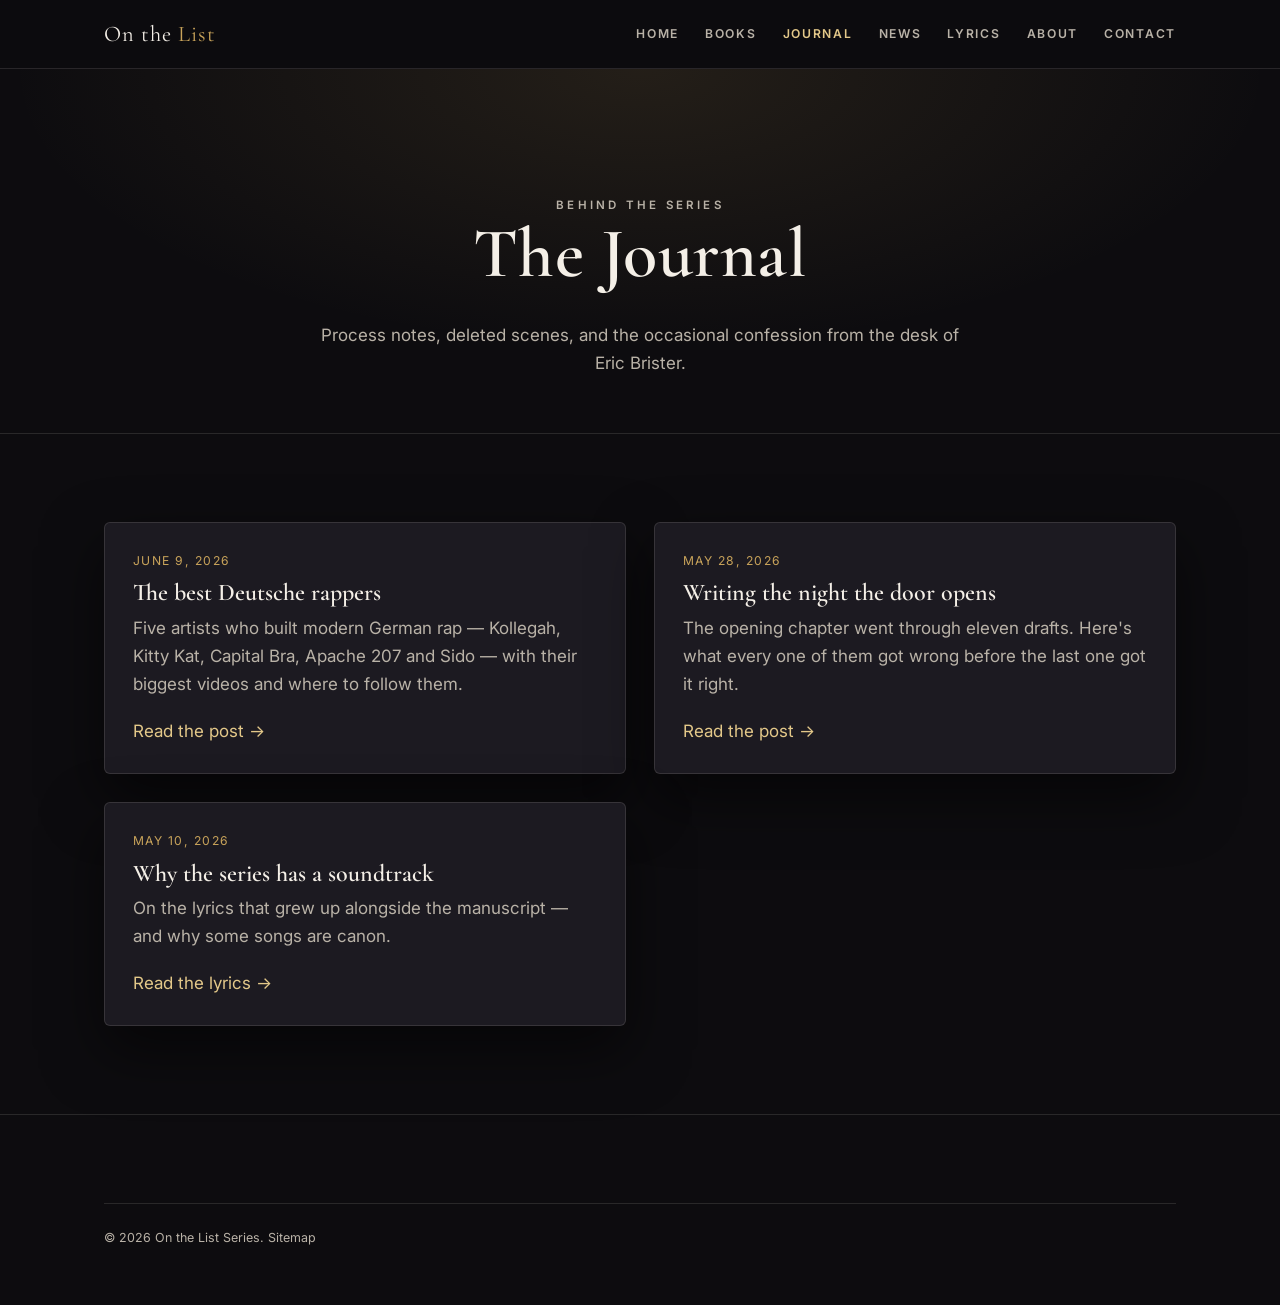
<file: blog/index.html>
<!DOCTYPE html>
<html lang="en">
<head>
  <meta charset="utf-8" />
  <meta name="viewport" content="width=device-width, initial-scale=1" />
  <title>The Journal — On the List Series</title>
  <meta name="description" content="Notes from the desk: writing the On the List series, process, and what's next." />
  <link rel="canonical" href="https://on-the-list-series.com/blog/" />
  <link rel="alternate" type="application/rss+xml" title="On the List — The Journal" href="https://on-the-list-series.com/blog/feed.xml" />
  <link rel="preconnect" href="https://fonts.googleapis.com" />
  <link rel="preconnect" href="https://fonts.gstatic.com" crossorigin />
  <link href="https://fonts.googleapis.com/css2?family=Cormorant+Garamond:wght@500;600&family=Inter:wght@400;600&display=swap" rel="stylesheet" />
  <link rel="stylesheet" href="/assets/css/style.css" />
  <script type="application/ld+json">
  {
    "@context": "https://schema.org",
    "@type": "Blog",
    "@id": "https://on-the-list-series.com/blog/#blog",
    "name": "The On the List Journal",
    "url": "https://on-the-list-series.com/blog/",
    "author": { "@id": "https://on-the-list-series.com/pages/about.html#author" },
    "publisher": { "@id": "https://on-the-list-series.com/#organization" }
  }
  </script>
</head>
<body>
  <header class="site-header">
    <div class="wrap">
      <a class="brand" href="/">On the <span>List</span></a>
      <button class="nav-toggle" aria-label="Toggle navigation" aria-expanded="false">&#9776;</button>
      <nav class="nav" aria-label="Primary">
        <a href="/">Home</a><a href="/books/">Books</a><a href="/blog/" aria-current="page">Journal</a><a href="/news/">News</a><a href="/lyrics/">Lyrics</a><a href="/pages/about.html">About</a><a href="/pages/contact.html">Contact</a>
      </nav>
    </div>
  </header>

  <section class="page-head">
    <div class="wrap">
      <p class="eyebrow">Behind the Series</p>
      <h1>The Journal</h1>
      <p>Process notes, deleted scenes, and the occasional confession from the desk of Eric Brister.</p>
    </div>
  </section>

  <section class="section">
    <div class="wrap">
      <div class="grid grid-2">
        <article class="card">
          <div class="meta">June 9, 2026</div>
          <h3>The best Deutsche rappers</h3>
          <p class="muted">Five artists who built modern German rap — Kollegah, Kitty Kat, Capital Bra, Apache 207 and Sido — with their biggest videos and where to follow them.</p>
          <a href="/blog/best-deutsche-rappers.html">Read the post &rarr;</a>
        </article>
        <article class="card">
          <div class="meta">May 28, 2026</div>
          <h3>Writing the night the door opens</h3>
          <p class="muted">The opening chapter went through eleven drafts. Here's what every one of them got wrong before the last one got it right.</p>
          <a href="/blog/writing-the-door-scene.html">Read the post &rarr;</a>
        </article>
        <article class="card">
          <div class="meta">May 10, 2026</div>
          <h3>Why the series has a soundtrack</h3>
          <p class="muted">On the lyrics that grew up alongside the manuscript — and why some songs are canon.</p>
          <a href="/lyrics/">Read the lyrics &rarr;</a>
        </article>
      </div>
    </div>
  </section>

  <footer class="site-footer">
    <div class="wrap"><div class="legal">&copy; 2026 On the List Series. <a href="/sitemap.xml">Sitemap</a></div></div>
  </footer>
  <script src="/assets/js/site.js" defer></script>
</body>
</html>
</file>
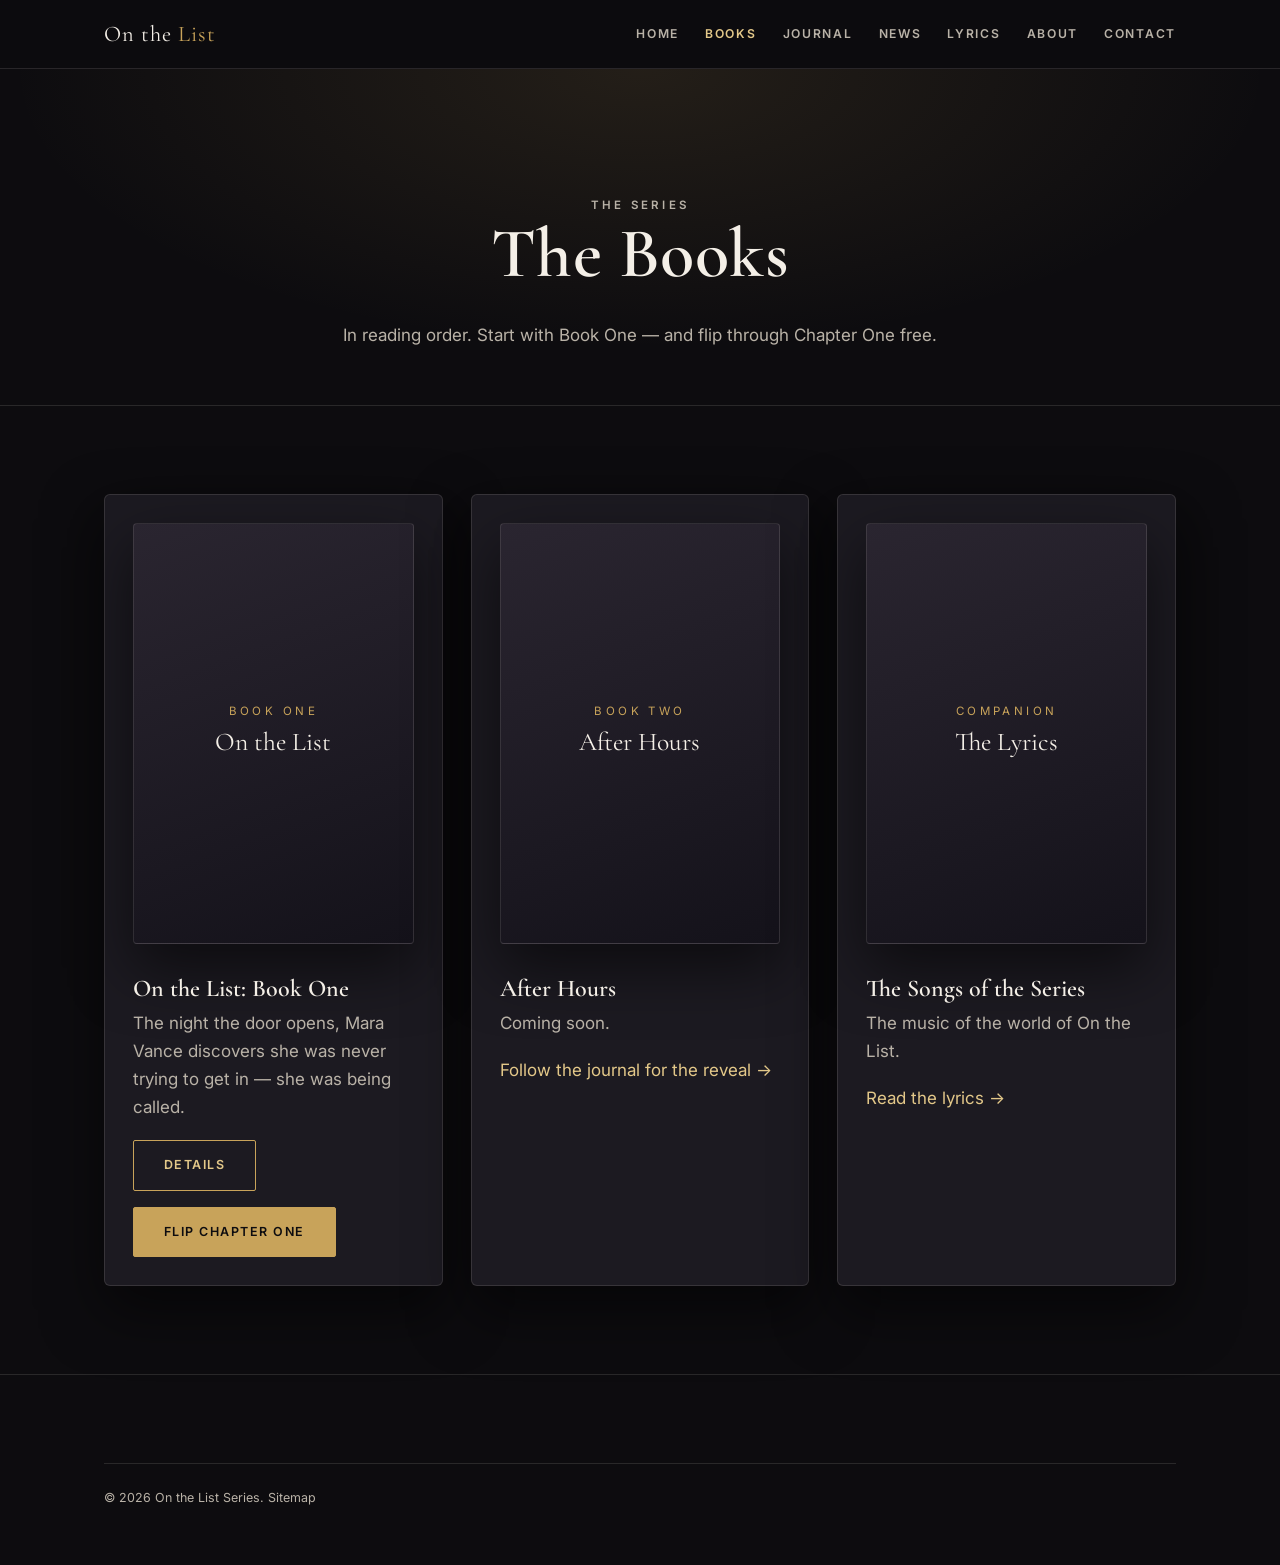
<file: books/index.html>
<!DOCTYPE html>
<html lang="en">
<head>
  <meta charset="utf-8" />
  <meta name="viewport" content="width=device-width, initial-scale=1" />
  <title>The Books — On the List Series</title>
  <meta name="description" content="Every book in the On the List series by Eric Brister, in reading order." />
  <link rel="canonical" href="https://on-the-list-series.com/books/" />
  <link rel="preconnect" href="https://fonts.googleapis.com" />
  <link rel="preconnect" href="https://fonts.gstatic.com" crossorigin />
  <link href="https://fonts.googleapis.com/css2?family=Cormorant+Garamond:wght@500;600&family=Inter:wght@400;600&display=swap" rel="stylesheet" />
  <link rel="stylesheet" href="/assets/css/style.css" />

  <script type="application/ld+json">
  {
    "@context": "https://schema.org",
    "@type": "BookSeries",
    "@id": "https://on-the-list-series.com/#series",
    "name": "On the List",
    "url": "https://on-the-list-series.com/books/",
    "author": { "@id": "https://on-the-list-series.com/pages/about.html#author" },
    "publisher": { "@id": "https://on-the-list-series.com/#organization" },
    "hasPart": [
      { "@type": "Book", "name": "On the List: Book One", "url": "https://on-the-list-series.com/books/on-the-list-book-one.html", "position": 1 }
    ]
  }
  </script>
</head>
<body>
  <header class="site-header">
    <div class="wrap">
      <a class="brand" href="/">On the <span>List</span></a>
      <button class="nav-toggle" aria-label="Toggle navigation" aria-expanded="false">&#9776;</button>
      <nav class="nav" aria-label="Primary">
        <a href="/">Home</a>
        <a href="/books/" aria-current="page">Books</a>
        <a href="/blog/">Journal</a>
        <a href="/news/">News</a>
        <a href="/lyrics/">Lyrics</a>
        <a href="/pages/about.html">About</a>
        <a href="/pages/contact.html">Contact</a>
      </nav>
    </div>
  </header>

  <section class="page-head">
    <div class="wrap">
      <p class="eyebrow">The Series</p>
      <h1>The Books</h1>
      <p>In reading order. Start with Book One — and flip through Chapter One free.</p>
    </div>
  </section>

  <section class="section">
    <div class="wrap">
      <div class="grid grid-3">
        <article class="card">
          <div class="book-cover"><div><div class="num">Book One</div><div class="ttl">On the List</div></div></div>
          <h3 class="mt">On the List: Book One</h3>
          <p class="muted">The night the door opens, Mara Vance discovers she was never trying to get in — she was being called.</p>
          <div class="btn-row" style="justify-content:flex-start">
            <a class="btn btn-ghost" href="/books/on-the-list-book-one.html">Details</a>
            <a class="btn" href="/books/chapter-1.html">Flip Chapter One</a>
          </div>
        </article>
        <article class="card">
          <div class="book-cover"><div><div class="num">Book Two</div><div class="ttl">After Hours</div></div></div>
          <h3 class="mt">After Hours</h3>
          <p class="muted">Coming soon.</p>
          <a href="/blog/">Follow the journal for the reveal &rarr;</a>
        </article>
        <article class="card">
          <div class="book-cover"><div><div class="num">Companion</div><div class="ttl">The Lyrics</div></div></div>
          <h3 class="mt">The Songs of the Series</h3>
          <p class="muted">The music of the world of On the List.</p>
          <a href="/lyrics/">Read the lyrics &rarr;</a>
        </article>
      </div>
    </div>
  </section>

  <footer class="site-footer">
    <div class="wrap"><div class="legal">&copy; 2026 On the List Series. <a href="/sitemap.xml">Sitemap</a></div></div>
  </footer>
  <script src="/assets/js/site.js" defer></script>
</body>
</html>
</file>
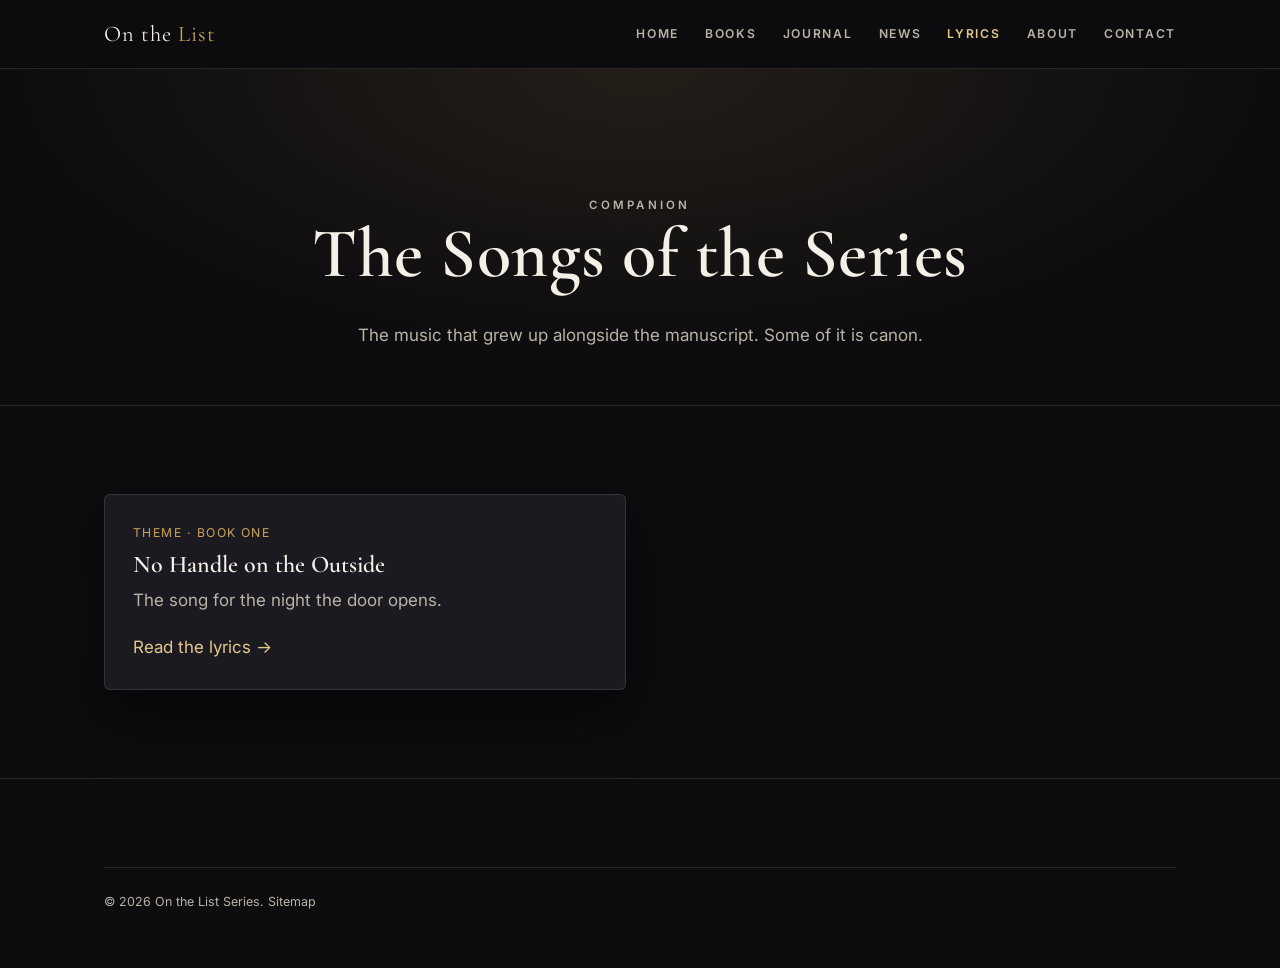
<file: lyrics/index.html>
<!DOCTYPE html>
<html lang="en">
<head>
  <meta charset="utf-8" />
  <meta name="viewport" content="width=device-width, initial-scale=1" />
  <title>Lyrics — The Songs of On the List</title>
  <meta name="description" content="The lyrics written for and about the world of On the List. Liner notes from the series." />
  <link rel="canonical" href="https://on-the-list-series.com/lyrics/" />
  <link rel="preconnect" href="https://fonts.googleapis.com" />
  <link rel="preconnect" href="https://fonts.gstatic.com" crossorigin />
  <link href="https://fonts.googleapis.com/css2?family=Cormorant+Garamond:wght@500;600&family=Inter:wght@400;600&display=swap" rel="stylesheet" />
  <link rel="stylesheet" href="/assets/css/style.css" />
  <script type="application/ld+json">
  {
    "@context": "https://schema.org",
    "@type": "CollectionPage",
    "name": "Lyrics — The Songs of On the List",
    "url": "https://on-the-list-series.com/lyrics/",
    "publisher": { "@id": "https://on-the-list-series.com/#organization" }
  }
  </script>
</head>
<body>
  <header class="site-header">
    <div class="wrap">
      <a class="brand" href="/">On the <span>List</span></a>
      <button class="nav-toggle" aria-label="Toggle navigation" aria-expanded="false">&#9776;</button>
      <nav class="nav" aria-label="Primary">
        <a href="/">Home</a><a href="/books/">Books</a><a href="/blog/">Journal</a><a href="/news/">News</a><a href="/lyrics/" aria-current="page">Lyrics</a><a href="/pages/about.html">About</a><a href="/pages/contact.html">Contact</a>
      </nav>
    </div>
  </header>

  <section class="page-head">
    <div class="wrap">
      <p class="eyebrow">Companion</p>
      <h1>The Songs of the Series</h1>
      <p>The music that grew up alongside the manuscript. Some of it is canon.</p>
    </div>
  </section>

  <section class="section">
    <div class="wrap">
      <div class="grid grid-2">
        <article class="card">
          <div class="meta">Theme &middot; Book One</div>
          <h3>No Handle on the Outside</h3>
          <p class="muted">The song for the night the door opens.</p>
          <a href="/lyrics/no-handle-on-the-outside.html">Read the lyrics &rarr;</a>
        </article>
      </div>
    </div>
  </section>

  <footer class="site-footer">
    <div class="wrap"><div class="legal">&copy; 2026 On the List Series. <a href="/sitemap.xml">Sitemap</a></div></div>
  </footer>
  <script src="/assets/js/site.js" defer></script>
</body>
</html>
</file>
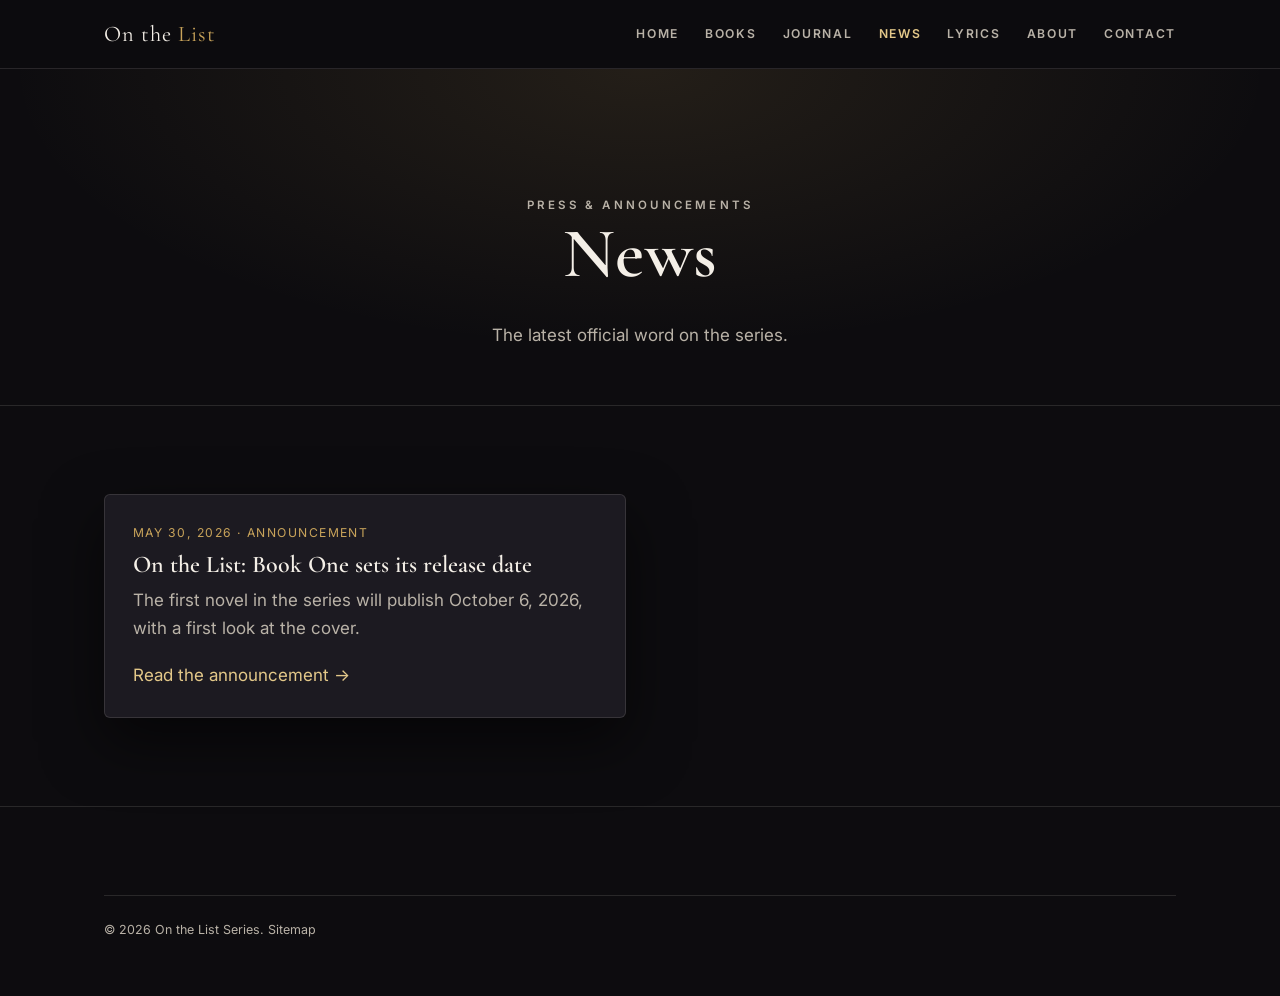
<file: news/index.html>
<!DOCTYPE html>
<html lang="en">
<head>
  <meta charset="utf-8" />
  <meta name="viewport" content="width=device-width, initial-scale=1" />
  <title>News — On the List Series</title>
  <meta name="description" content="Official announcements about the On the List series: release dates, cover reveals, events, and press." />
  <link rel="canonical" href="https://on-the-list-series.com/news/" />
  <link rel="alternate" type="application/rss+xml" title="On the List — News" href="https://on-the-list-series.com/news/feed.xml" />
  <link rel="preconnect" href="https://fonts.googleapis.com" />
  <link rel="preconnect" href="https://fonts.gstatic.com" crossorigin />
  <link href="https://fonts.googleapis.com/css2?family=Cormorant+Garamond:wght@500;600&family=Inter:wght@400;600&display=swap" rel="stylesheet" />
  <link rel="stylesheet" href="/assets/css/style.css" />
  <script type="application/ld+json">
  {
    "@context": "https://schema.org",
    "@type": "CollectionPage",
    "name": "On the List — News",
    "url": "https://on-the-list-series.com/news/",
    "publisher": { "@id": "https://on-the-list-series.com/#organization" }
  }
  </script>
</head>
<body>
  <header class="site-header">
    <div class="wrap">
      <a class="brand" href="/">On the <span>List</span></a>
      <button class="nav-toggle" aria-label="Toggle navigation" aria-expanded="false">&#9776;</button>
      <nav class="nav" aria-label="Primary">
        <a href="/">Home</a><a href="/books/">Books</a><a href="/blog/">Journal</a><a href="/news/" aria-current="page">News</a><a href="/lyrics/">Lyrics</a><a href="/pages/about.html">About</a><a href="/pages/contact.html">Contact</a>
      </nav>
    </div>
  </header>

  <section class="page-head">
    <div class="wrap">
      <p class="eyebrow">Press &amp; Announcements</p>
      <h1>News</h1>
      <p>The latest official word on the series.</p>
    </div>
  </section>

  <section class="section">
    <div class="wrap">
      <div class="grid grid-2">
        <article class="card">
          <div class="meta">May 30, 2026 &middot; Announcement</div>
          <h3>On the List: Book One sets its release date</h3>
          <p class="muted">The first novel in the series will publish October 6, 2026, with a first look at the cover.</p>
          <a href="/news/book-one-release-date.html">Read the announcement &rarr;</a>
        </article>
      </div>
    </div>
  </section>

  <footer class="site-footer">
    <div class="wrap"><div class="legal">&copy; 2026 On the List Series. <a href="/sitemap.xml">Sitemap</a></div></div>
  </footer>
  <script src="/assets/js/site.js" defer></script>
</body>
</html>
</file>
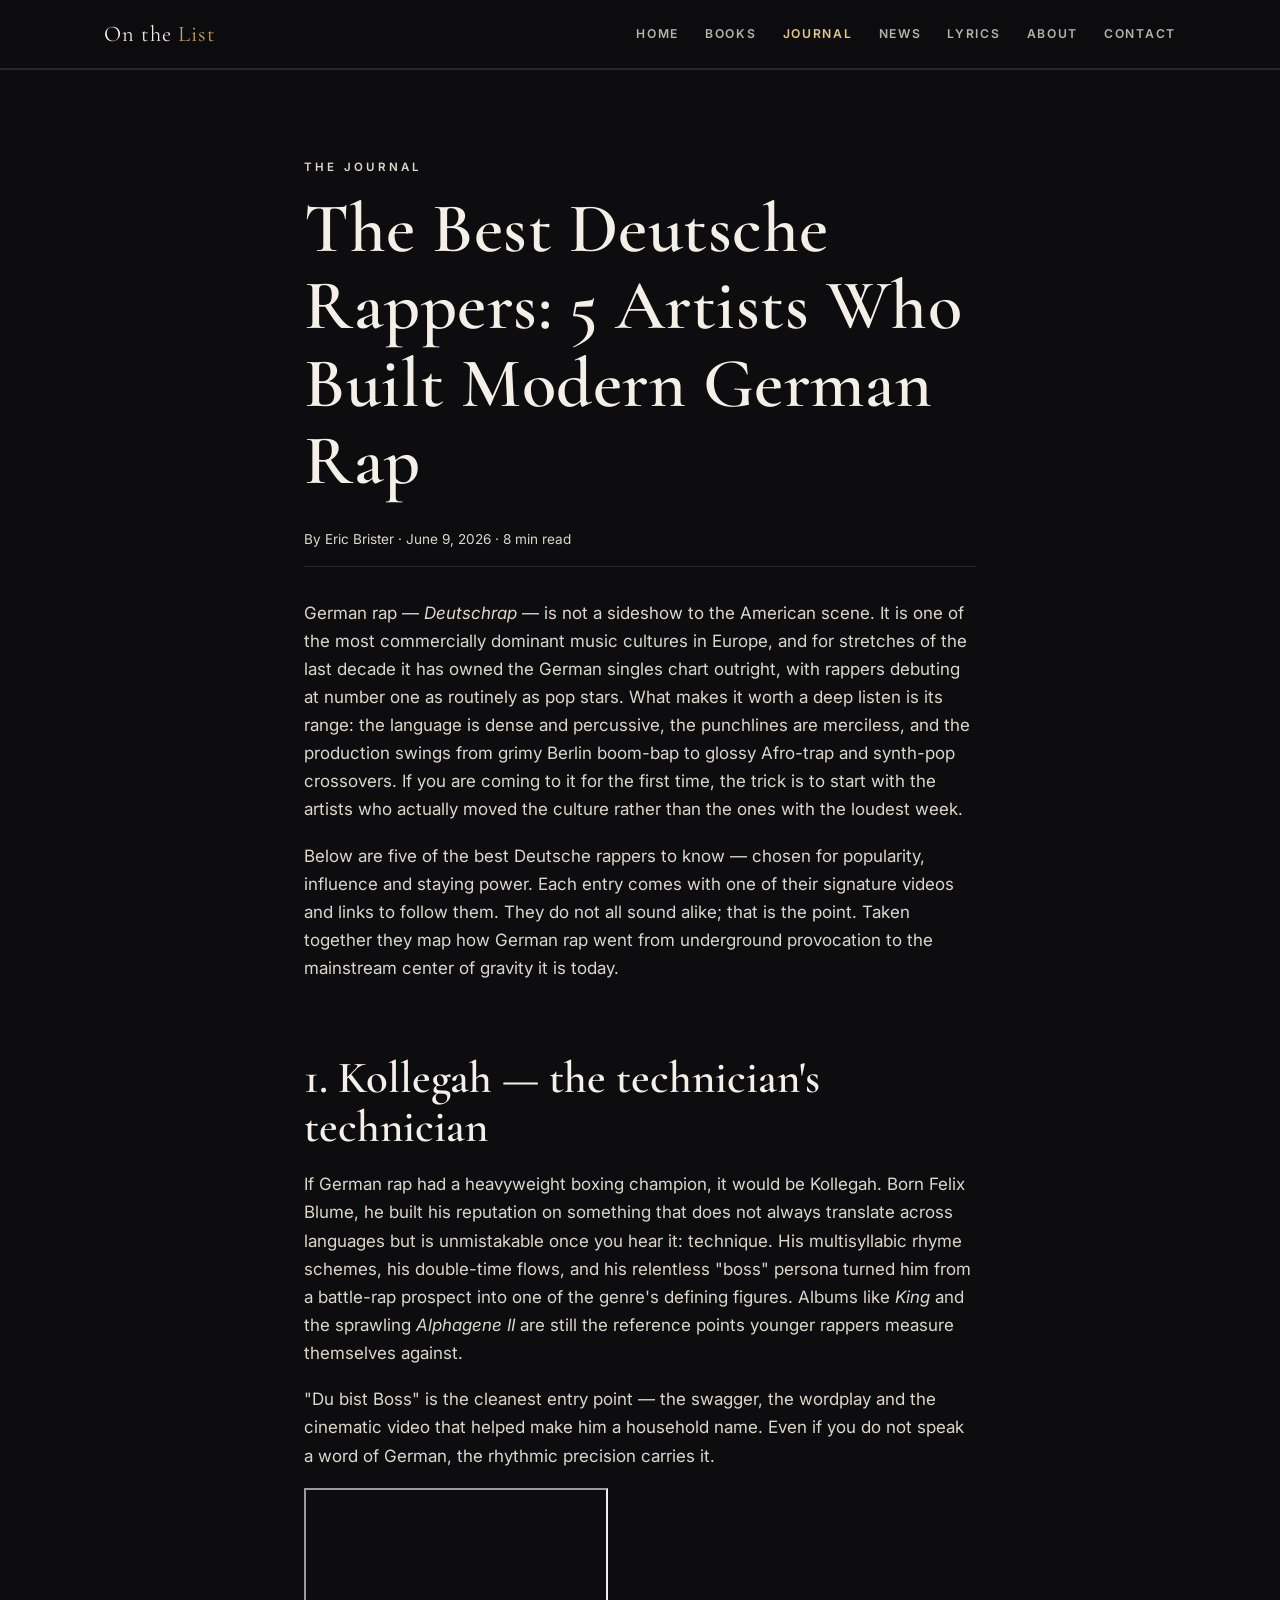
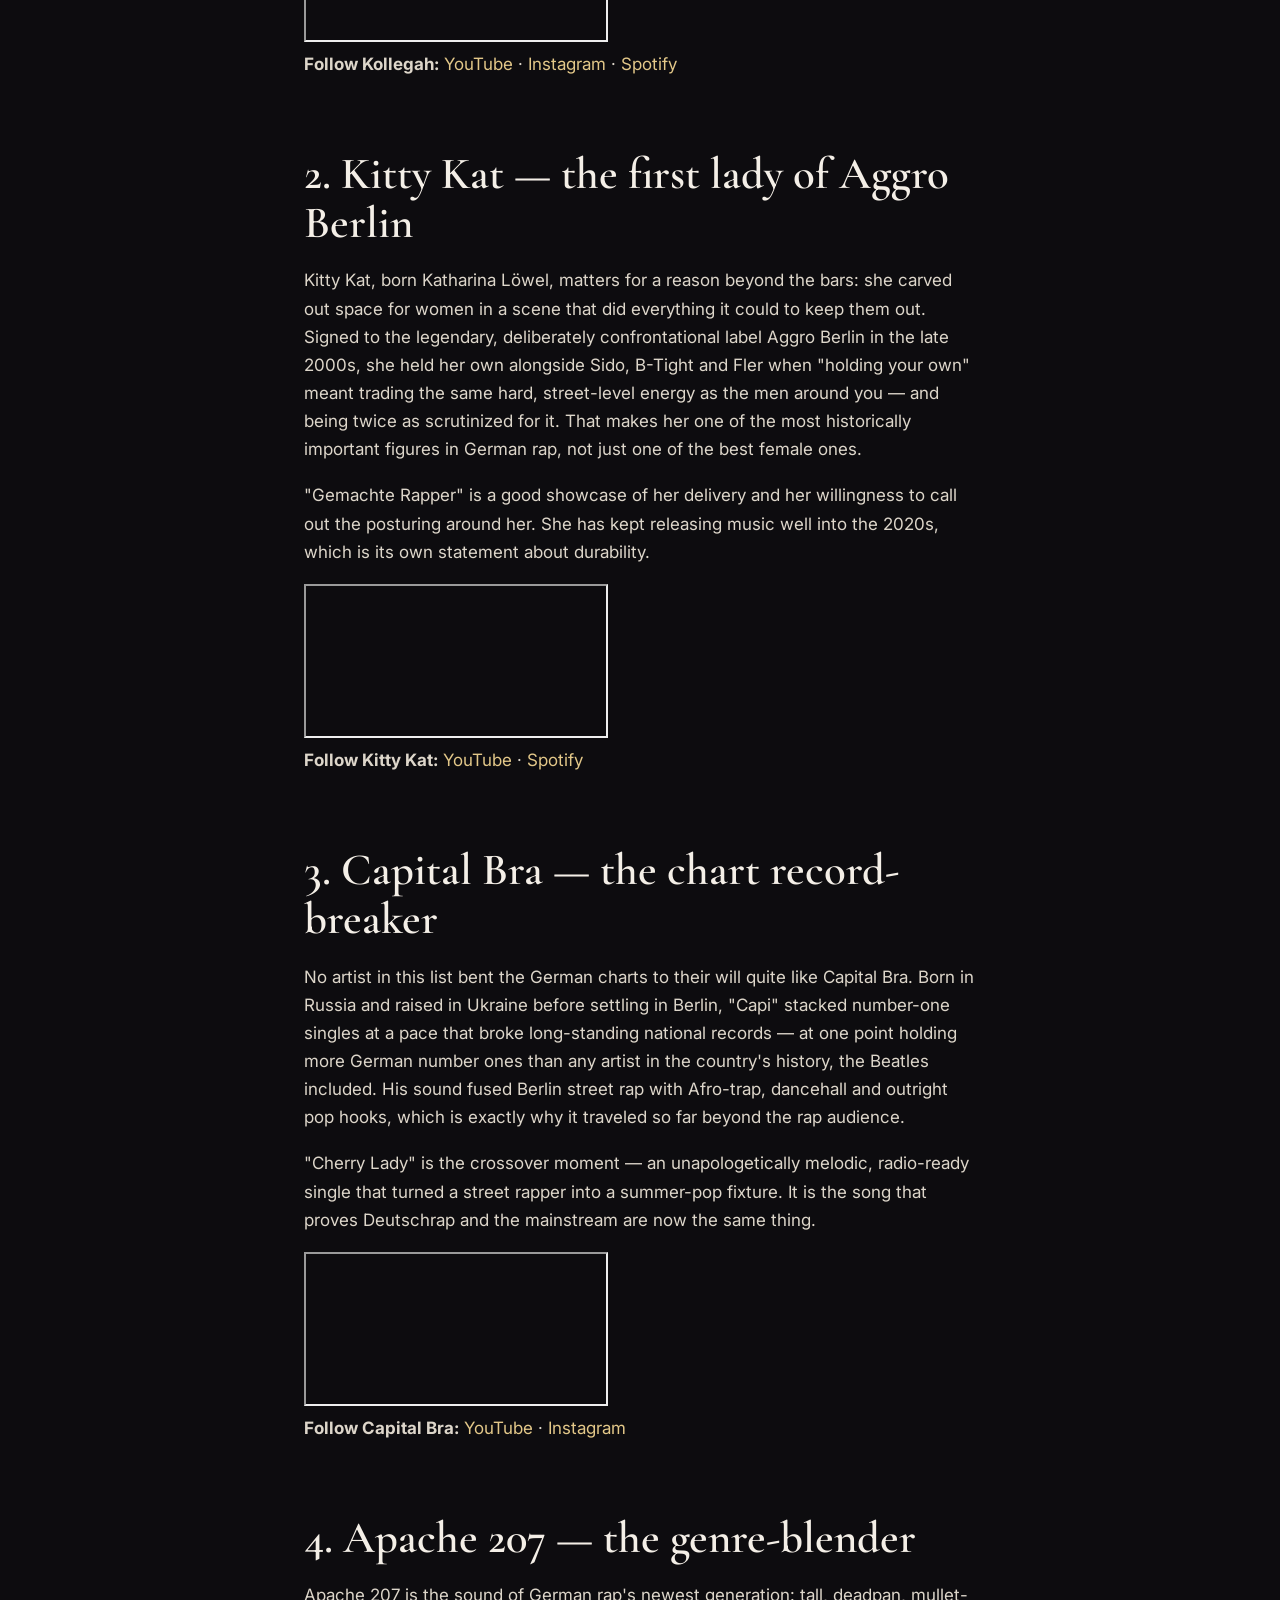
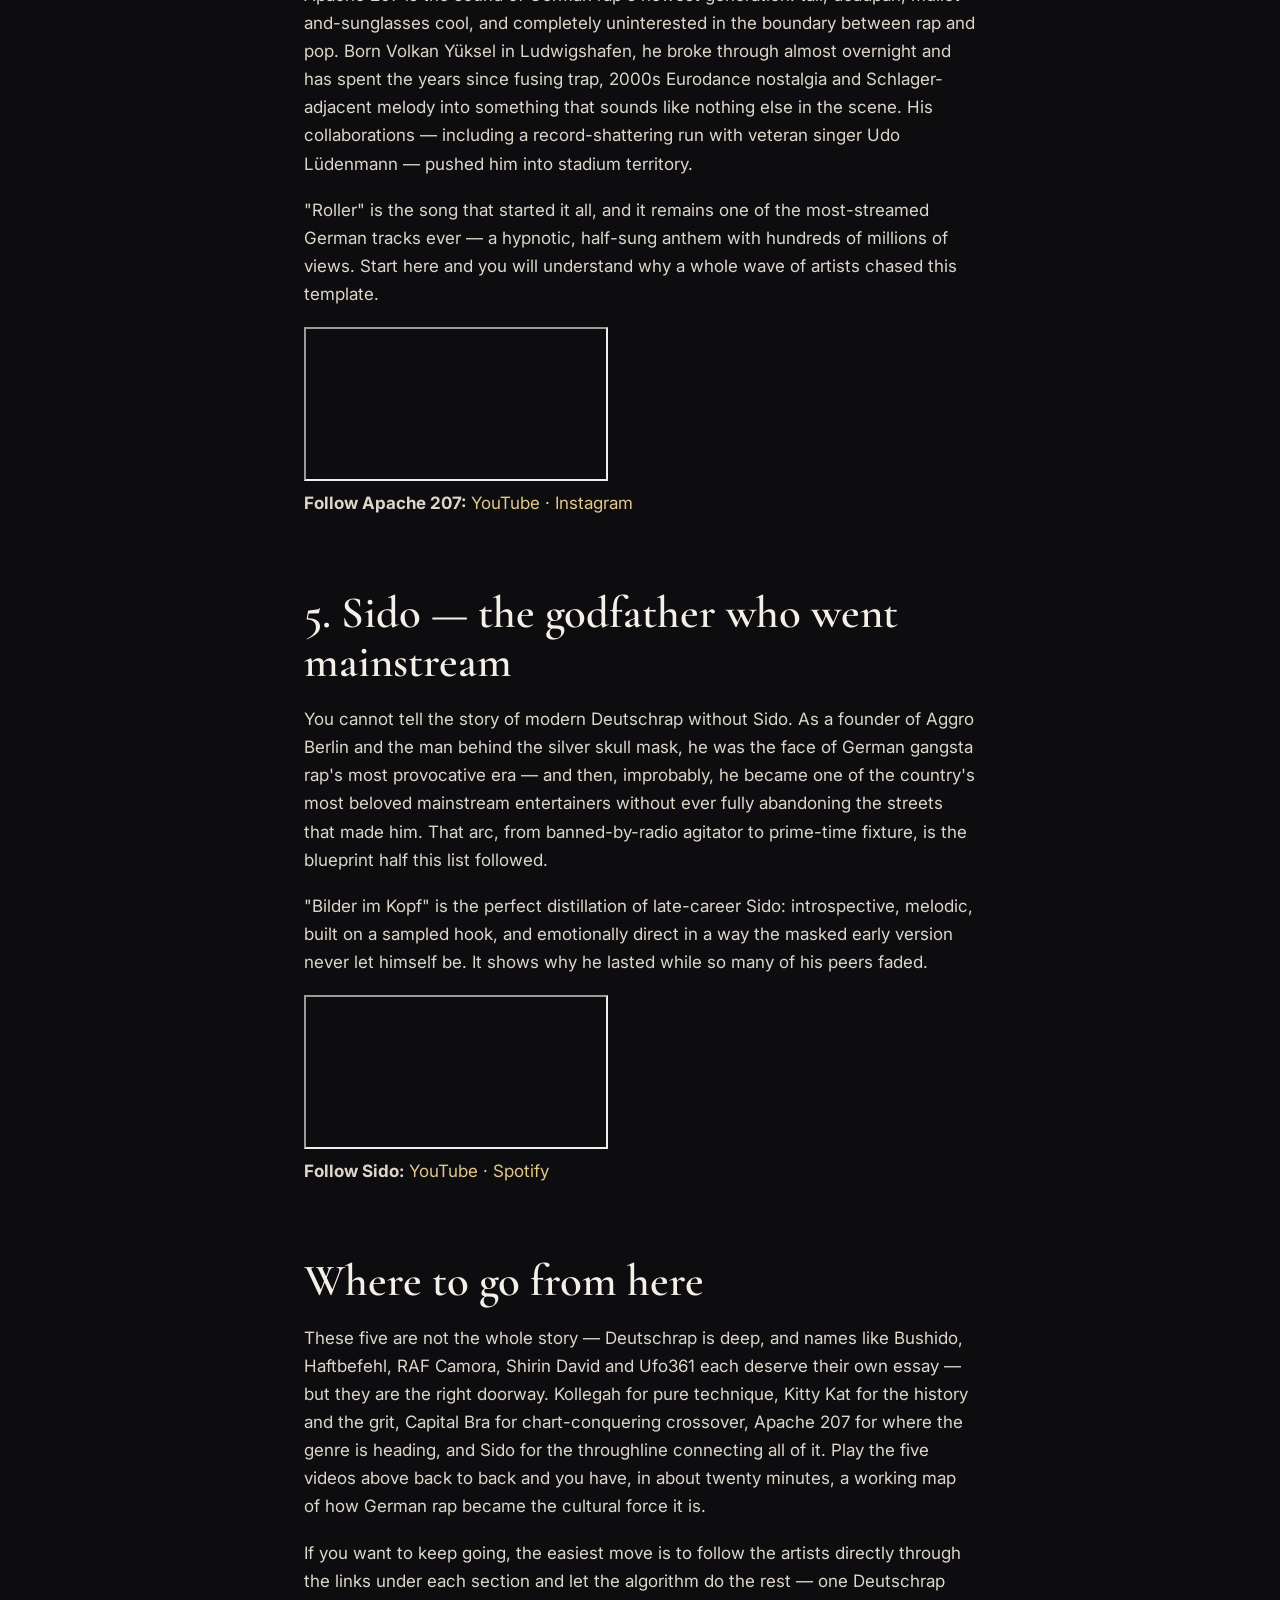
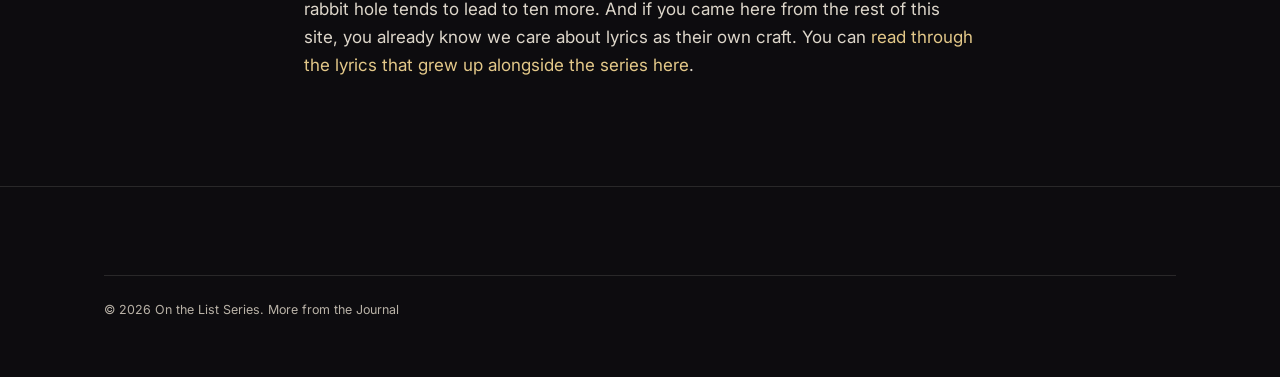
<file: blog/best-deutsche-rappers.html>
<!DOCTYPE html>
<html lang="en">
<head>
  <meta charset="utf-8" />
  <meta name="viewport" content="width=device-width, initial-scale=1" />
  <title>The Best Deutsche Rappers: 5 Artists Who Built Modern German Rap — The Journal</title>
  <meta name="description" content="A guide to the best Deutsche rappers — Kollegah, Kitty Kat, Capital Bra, Apache 207 and Sido — with their biggest videos and where to follow them." />
  <link rel="canonical" href="https://on-the-list-series.com/blog/best-deutsche-rappers.html" />
  <meta property="og:type" content="article" />
  <meta property="og:title" content="The Best Deutsche Rappers: 5 Artists Who Built Modern German Rap" />
  <meta property="og:url" content="https://on-the-list-series.com/blog/best-deutsche-rappers.html" />
  <link rel="preconnect" href="https://fonts.googleapis.com" />
  <link rel="preconnect" href="https://fonts.gstatic.com" crossorigin />
  <link href="https://fonts.googleapis.com/css2?family=Cormorant+Garamond:wght@500;600&family=Inter:wght@400;600&display=swap" rel="stylesheet" />
  <link rel="stylesheet" href="/assets/css/style.css" />

  <script type="application/ld+json">
  {
    "@context": "https://schema.org",
    "@type": "BlogPosting",
    "headline": "The Best Deutsche Rappers: 5 Artists Who Built Modern German Rap",
    "description": "A guide to the best Deutsche rappers — Kollegah, Kitty Kat, Capital Bra, Apache 207 and Sido — with their biggest videos and where to follow them.",
    "url": "https://on-the-list-series.com/blog/best-deutsche-rappers.html",
    "datePublished": "2026-06-09",
    "dateModified": "2026-06-09",
    "author": { "@id": "https://on-the-list-series.com/pages/about.html#author" },
    "publisher": { "@id": "https://on-the-list-series.com/#organization" },
    "isPartOf": { "@id": "https://on-the-list-series.com/blog/#blog" },
    "mainEntityOfPage": "https://on-the-list-series.com/blog/best-deutsche-rappers.html"
  }
  </script>
</head>
<body>
  <header class="site-header">
    <div class="wrap">
      <a class="brand" href="/">On the <span>List</span></a>
      <button class="nav-toggle" aria-label="Toggle navigation" aria-expanded="false">&#9776;</button>
      <nav class="nav" aria-label="Primary">
        <a href="/">Home</a><a href="/books/">Books</a><a href="/blog/" aria-current="page">Journal</a><a href="/news/">News</a><a href="/lyrics/">Lyrics</a><a href="/pages/about.html">About</a><a href="/pages/contact.html">Contact</a>
      </nav>
    </div>
  </header>

  <article class="section">
    <div class="wrap prose">
      <p class="eyebrow">The Journal</p>
      <h1>The Best Deutsche Rappers: 5 Artists Who Built Modern German Rap</h1>
      <p class="article-meta">By Eric Brister &middot; June 9, 2026 &middot; 8 min read</p>

      <p>German rap &mdash; <em>Deutschrap</em> &mdash; is not a sideshow to the American scene. It is one of the most commercially dominant music cultures in Europe, and for stretches of the last decade it has owned the German singles chart outright, with rappers debuting at number one as routinely as pop stars. What makes it worth a deep listen is its range: the language is dense and percussive, the punchlines are merciless, and the production swings from grimy Berlin boom-bap to glossy Afro-trap and synth-pop crossovers. If you are coming to it for the first time, the trick is to start with the artists who actually moved the culture rather than the ones with the loudest week.</p>

      <p>Below are five of the best Deutsche rappers to know &mdash; chosen for popularity, influence and staying power. Each entry comes with one of their signature videos and links to follow them. They do not all sound alike; that is the point. Taken together they map how German rap went from underground provocation to the mainstream center of gravity it is today.</p>

      <h2>1. Kollegah &mdash; the technician's technician</h2>
      <p>If German rap had a heavyweight boxing champion, it would be Kollegah. Born Felix Blume, he built his reputation on something that does not always translate across languages but is unmistakable once you hear it: technique. His multisyllabic rhyme schemes, his double-time flows, and his relentless "boss" persona turned him from a battle-rap prospect into one of the genre's defining figures. Albums like <em>King</em> and the sprawling <em>Alphagene II</em> are still the reference points younger rappers measure themselves against.</p>
      <p>"Du bist Boss" is the cleanest entry point &mdash; the swagger, the wordplay and the cinematic video that helped make him a household name. Even if you do not speak a word of German, the rhythmic precision carries it.</p>
      <div class="video-embed">
        <iframe src="https://www.youtube-nocookie.com/embed/FpOOXSd9IxY" title="KOLLEGAH - Du bist Boss (Official HD Video)" loading="lazy" allow="accelerometer; autoplay; clipboard-write; encrypted-media; gyroscope; picture-in-picture; web-share" allowfullscreen></iframe>
      </div>
      <p class="artist-links"><strong>Follow Kollegah:</strong>
        <a href="https://www.youtube.com/user/KollegahHQ" target="_blank" rel="noopener">YouTube</a> &middot;
        <a href="https://www.instagram.com/kollegahderboss/" target="_blank" rel="noopener">Instagram</a> &middot;
        <a href="https://open.spotify.com/artist/6gto7HVNhu4ARE3P3g8Y5Y" target="_blank" rel="noopener">Spotify</a>
      </p>

      <h2>2. Kitty Kat &mdash; the first lady of Aggro Berlin</h2>
      <p>Kitty Kat, born Katharina L&ouml;wel, matters for a reason beyond the bars: she carved out space for women in a scene that did everything it could to keep them out. Signed to the legendary, deliberately confrontational label Aggro Berlin in the late 2000s, she held her own alongside Sido, B-Tight and Fler when "holding your own" meant trading the same hard, street-level energy as the men around you &mdash; and being twice as scrutinized for it. That makes her one of the most historically important figures in German rap, not just one of the best female ones.</p>
      <p>"Gemachte Rapper" is a good showcase of her delivery and her willingness to call out the posturing around her. She has kept releasing music well into the 2020s, which is its own statement about durability.</p>
      <div class="video-embed">
        <iframe src="https://www.youtube-nocookie.com/embed/b8PAYBa0sNE" title="Kitty Kat - Gemachte Rapper (Official Video)" loading="lazy" allow="accelerometer; autoplay; clipboard-write; encrypted-media; gyroscope; picture-in-picture; web-share" allowfullscreen></iframe>
      </div>
      <p class="artist-links"><strong>Follow Kitty Kat:</strong>
        <a href="https://www.youtube.com/channel/UC-RiK6ZMTr4iGUrRGQwQkPg" target="_blank" rel="noopener">YouTube</a> &middot;
        <a href="https://open.spotify.com/artist/2YkKzgHa7xT6aW8QaSsQMd" target="_blank" rel="noopener">Spotify</a>
      </p>

      <h2>3. Capital Bra &mdash; the chart record-breaker</h2>
      <p>No artist in this list bent the German charts to their will quite like Capital Bra. Born in Russia and raised in Ukraine before settling in Berlin, "Capi" stacked number-one singles at a pace that broke long-standing national records &mdash; at one point holding more German number ones than any artist in the country's history, the Beatles included. His sound fused Berlin street rap with Afro-trap, dancehall and outright pop hooks, which is exactly why it traveled so far beyond the rap audience.</p>
      <p>"Cherry Lady" is the crossover moment &mdash; an unapologetically melodic, radio-ready single that turned a street rapper into a summer-pop fixture. It is the song that proves Deutschrap and the mainstream are now the same thing.</p>
      <div class="video-embed">
        <iframe src="https://www.youtube-nocookie.com/embed/V9Y-BM-I_x0" title="CAPITAL BRA - CHERRY LADY (prod. by Jumpa)" loading="lazy" allow="accelerometer; autoplay; clipboard-write; encrypted-media; gyroscope; picture-in-picture; web-share" allowfullscreen></iframe>
      </div>
      <p class="artist-links"><strong>Follow Capital Bra:</strong>
        <a href="https://www.youtube.com/channel/UCeJIbOka3ZF8TSWT_-kHmSA" target="_blank" rel="noopener">YouTube</a> &middot;
        <a href="https://www.instagram.com/capital_bra/" target="_blank" rel="noopener">Instagram</a>
      </p>

      <h2>4. Apache 207 &mdash; the genre-blender</h2>
      <p>Apache 207 is the sound of German rap's newest generation: tall, deadpan, mullet-and-sunglasses cool, and completely uninterested in the boundary between rap and pop. Born Volkan Y&uuml;ksel in Ludwigshafen, he broke through almost overnight and has spent the years since fusing trap, 2000s Eurodance nostalgia and Schlager-adjacent melody into something that sounds like nothing else in the scene. His collaborations &mdash; including a record-shattering run with veteran singer Udo L&uuml;denmann &mdash; pushed him into stadium territory.</p>
      <p>"Roller" is the song that started it all, and it remains one of the most-streamed German tracks ever &mdash; a hypnotic, half-sung anthem with hundreds of millions of views. Start here and you will understand why a whole wave of artists chased this template.</p>
      <div class="video-embed">
        <iframe src="https://www.youtube-nocookie.com/embed/Fo3DAhiNKQo" title="Apache 207 - ROLLER prod. by Lucry &amp; Suena (Official Video)" loading="lazy" allow="accelerometer; autoplay; clipboard-write; encrypted-media; gyroscope; picture-in-picture; web-share" allowfullscreen></iframe>
      </div>
      <p class="artist-links"><strong>Follow Apache 207:</strong>
        <a href="https://www.youtube.com/channel/UCFRyPXsG8gPvhxLE_ooOsWw" target="_blank" rel="noopener">YouTube</a> &middot;
        <a href="https://www.instagram.com/apache/" target="_blank" rel="noopener">Instagram</a>
      </p>

      <h2>5. Sido &mdash; the godfather who went mainstream</h2>
      <p>You cannot tell the story of modern Deutschrap without Sido. As a founder of Aggro Berlin and the man behind the silver skull mask, he was the face of German gangsta rap's most provocative era &mdash; and then, improbably, he became one of the country's most beloved mainstream entertainers without ever fully abandoning the streets that made him. That arc, from banned-by-radio agitator to prime-time fixture, is the blueprint half this list followed.</p>
      <p>"Bilder im Kopf" is the perfect distillation of late-career Sido: introspective, melodic, built on a sampled hook, and emotionally direct in a way the masked early version never let himself be. It shows why he lasted while so many of his peers faded.</p>
      <div class="video-embed">
        <iframe src="https://www.youtube-nocookie.com/embed/4Kkxktg4098" title="SIDO - BILDER IM KOPF (OFFICIAL HD VERSION)" loading="lazy" allow="accelerometer; autoplay; clipboard-write; encrypted-media; gyroscope; picture-in-picture; web-share" allowfullscreen></iframe>
      </div>
      <p class="artist-links"><strong>Follow Sido:</strong>
        <a href="https://www.youtube.com/channel/UChl3h_bqcx_c15f7WOtSn-A" target="_blank" rel="noopener">YouTube</a> &middot;
        <a href="https://open.spotify.com/artist/0H68aJxBKbN4Oa5JOPC4q5" target="_blank" rel="noopener">Spotify</a>
      </p>

      <h2>Where to go from here</h2>
      <p>These five are not the whole story &mdash; Deutschrap is deep, and names like Bushido, Haftbefehl, RAF Camora, Shirin David and Ufo361 each deserve their own essay &mdash; but they are the right doorway. Kollegah for pure technique, Kitty Kat for the history and the grit, Capital Bra for chart-conquering crossover, Apache 207 for where the genre is heading, and Sido for the throughline connecting all of it. Play the five videos above back to back and you have, in about twenty minutes, a working map of how German rap became the cultural force it is.</p>
      <p>If you want to keep going, the easiest move is to follow the artists directly through the links under each section and let the algorithm do the rest &mdash; one Deutschrap rabbit hole tends to lead to ten more. And if you came here from the rest of this site, you already know we care about lyrics as their own craft. You can <a href="/lyrics/">read through the lyrics that grew up alongside the series here</a>.</p>
    </div>
  </article>

  <footer class="site-footer">
    <div class="wrap"><div class="legal">&copy; 2026 On the List Series. <a href="/blog/">More from the Journal</a></div></div>
  </footer>
  <script src="/assets/js/site.js" defer></script>
</body>
</html>
</file>
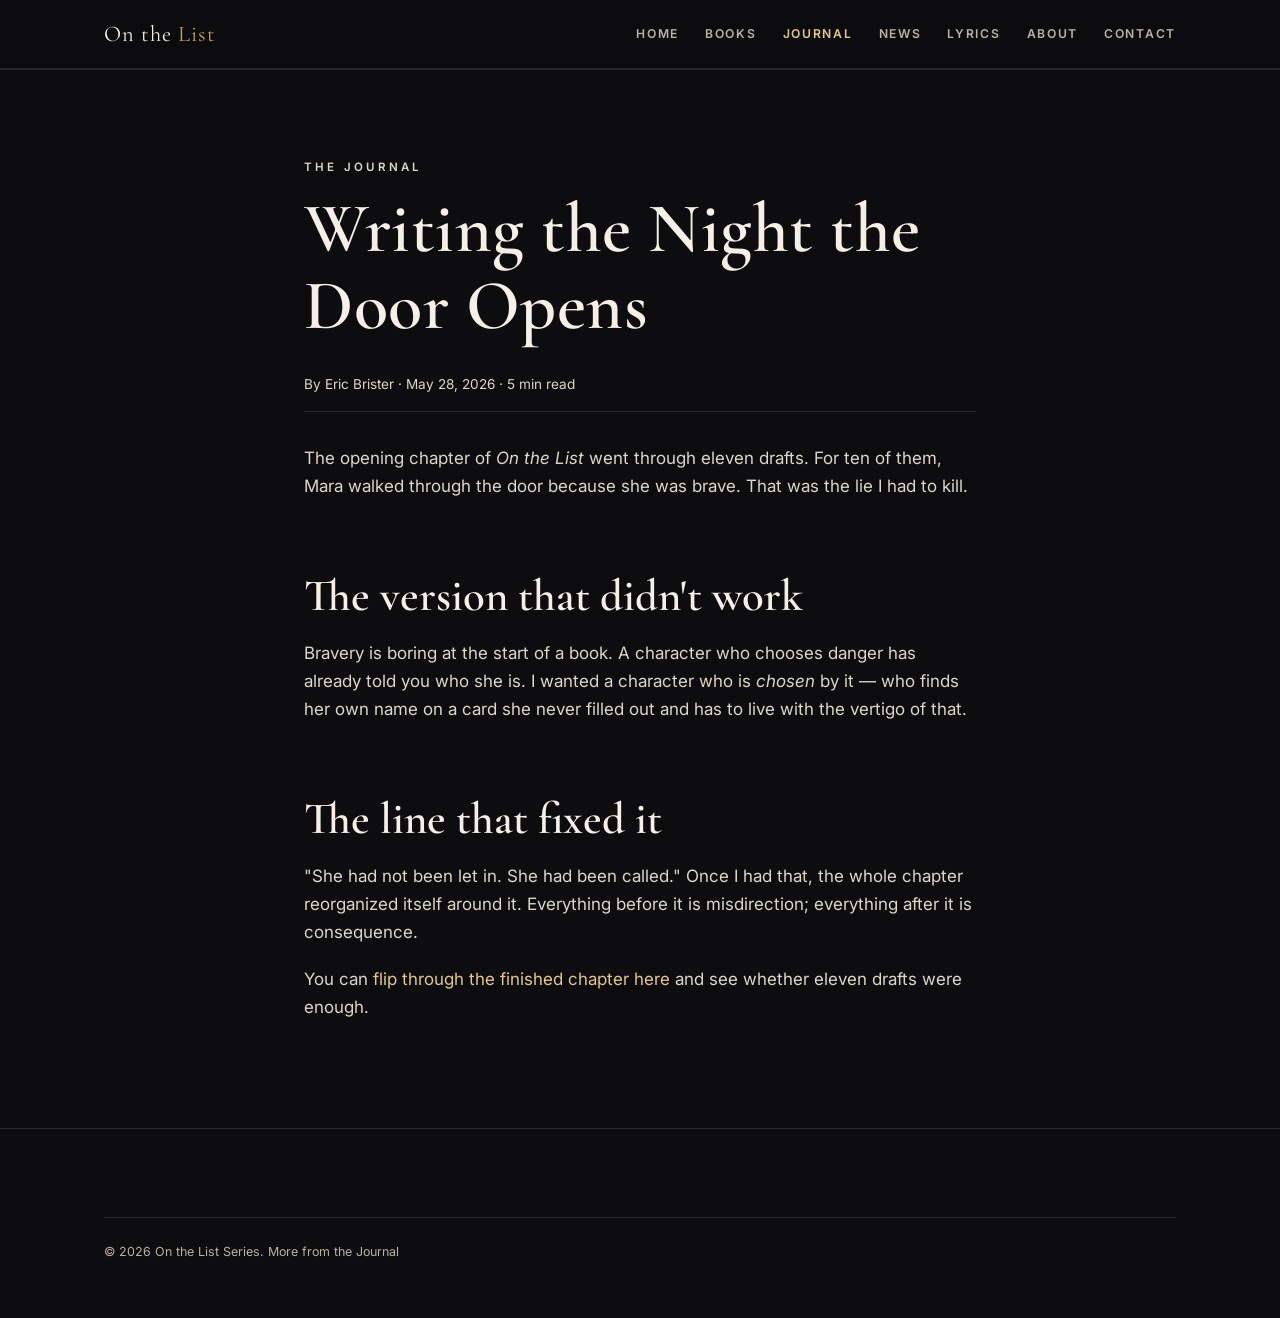
<file: blog/writing-the-door-scene.html>
<!DOCTYPE html>
<html lang="en">
<head>
  <meta charset="utf-8" />
  <meta name="viewport" content="width=device-width, initial-scale=1" />
  <title>Writing the Night the Door Opens — The Journal</title>
  <meta name="description" content="A behind-the-scenes look at drafting the opening chapter of On the List: Book One." />
  <link rel="canonical" href="https://on-the-list-series.com/blog/writing-the-door-scene.html" />
  <meta property="og:type" content="article" />
  <meta property="og:title" content="Writing the Night the Door Opens" />
  <meta property="og:url" content="https://on-the-list-series.com/blog/writing-the-door-scene.html" />
  <link rel="preconnect" href="https://fonts.googleapis.com" />
  <link rel="preconnect" href="https://fonts.gstatic.com" crossorigin />
  <link href="https://fonts.googleapis.com/css2?family=Cormorant+Garamond:wght@500;600&family=Inter:wght@400;600&display=swap" rel="stylesheet" />
  <link rel="stylesheet" href="/assets/css/style.css" />

  <script type="application/ld+json">
  {
    "@context": "https://schema.org",
    "@type": "BlogPosting",
    "headline": "Writing the Night the Door Opens",
    "description": "A behind-the-scenes look at drafting the opening chapter of On the List: Book One.",
    "url": "https://on-the-list-series.com/blog/writing-the-door-scene.html",
    "datePublished": "2026-05-28",
    "dateModified": "2026-05-28",
    "author": { "@id": "https://on-the-list-series.com/pages/about.html#author" },
    "publisher": { "@id": "https://on-the-list-series.com/#organization" },
    "image": "https://on-the-list-series.com/assets/img/blog-door.jpg",
    "isPartOf": { "@id": "https://on-the-list-series.com/blog/#blog" },
    "mainEntityOfPage": "https://on-the-list-series.com/blog/writing-the-door-scene.html"
  }
  </script>
</head>
<body>
  <header class="site-header">
    <div class="wrap">
      <a class="brand" href="/">On the <span>List</span></a>
      <button class="nav-toggle" aria-label="Toggle navigation" aria-expanded="false">&#9776;</button>
      <nav class="nav" aria-label="Primary">
        <a href="/">Home</a><a href="/books/">Books</a><a href="/blog/" aria-current="page">Journal</a><a href="/news/">News</a><a href="/lyrics/">Lyrics</a><a href="/pages/about.html">About</a><a href="/pages/contact.html">Contact</a>
      </nav>
    </div>
  </header>

  <article class="section">
    <div class="wrap prose">
      <p class="eyebrow">The Journal</p>
      <h1>Writing the Night the Door Opens</h1>
      <p class="article-meta">By Eric Brister &middot; May 28, 2026 &middot; 5 min read</p>
      <p>The opening chapter of <em>On the List</em> went through eleven drafts. For ten of them, Mara walked through the door because she was brave. That was the lie I had to kill.</p>
      <h2>The version that didn't work</h2>
      <p>Bravery is boring at the start of a book. A character who chooses danger has already told you who she is. I wanted a character who is <em>chosen</em> by it — who finds her own name on a card she never filled out and has to live with the vertigo of that.</p>
      <h2>The line that fixed it</h2>
      <p>"She had not been let in. She had been called." Once I had that, the whole chapter reorganized itself around it. Everything before it is misdirection; everything after it is consequence.</p>
      <p>You can <a href="/books/chapter-1.html">flip through the finished chapter here</a> and see whether eleven drafts were enough.</p>
    </div>
  </article>

  <footer class="site-footer">
    <div class="wrap"><div class="legal">&copy; 2026 On the List Series. <a href="/blog/">More from the Journal</a></div></div>
  </footer>
  <script src="/assets/js/site.js" defer></script>
</body>
</html>
</file>
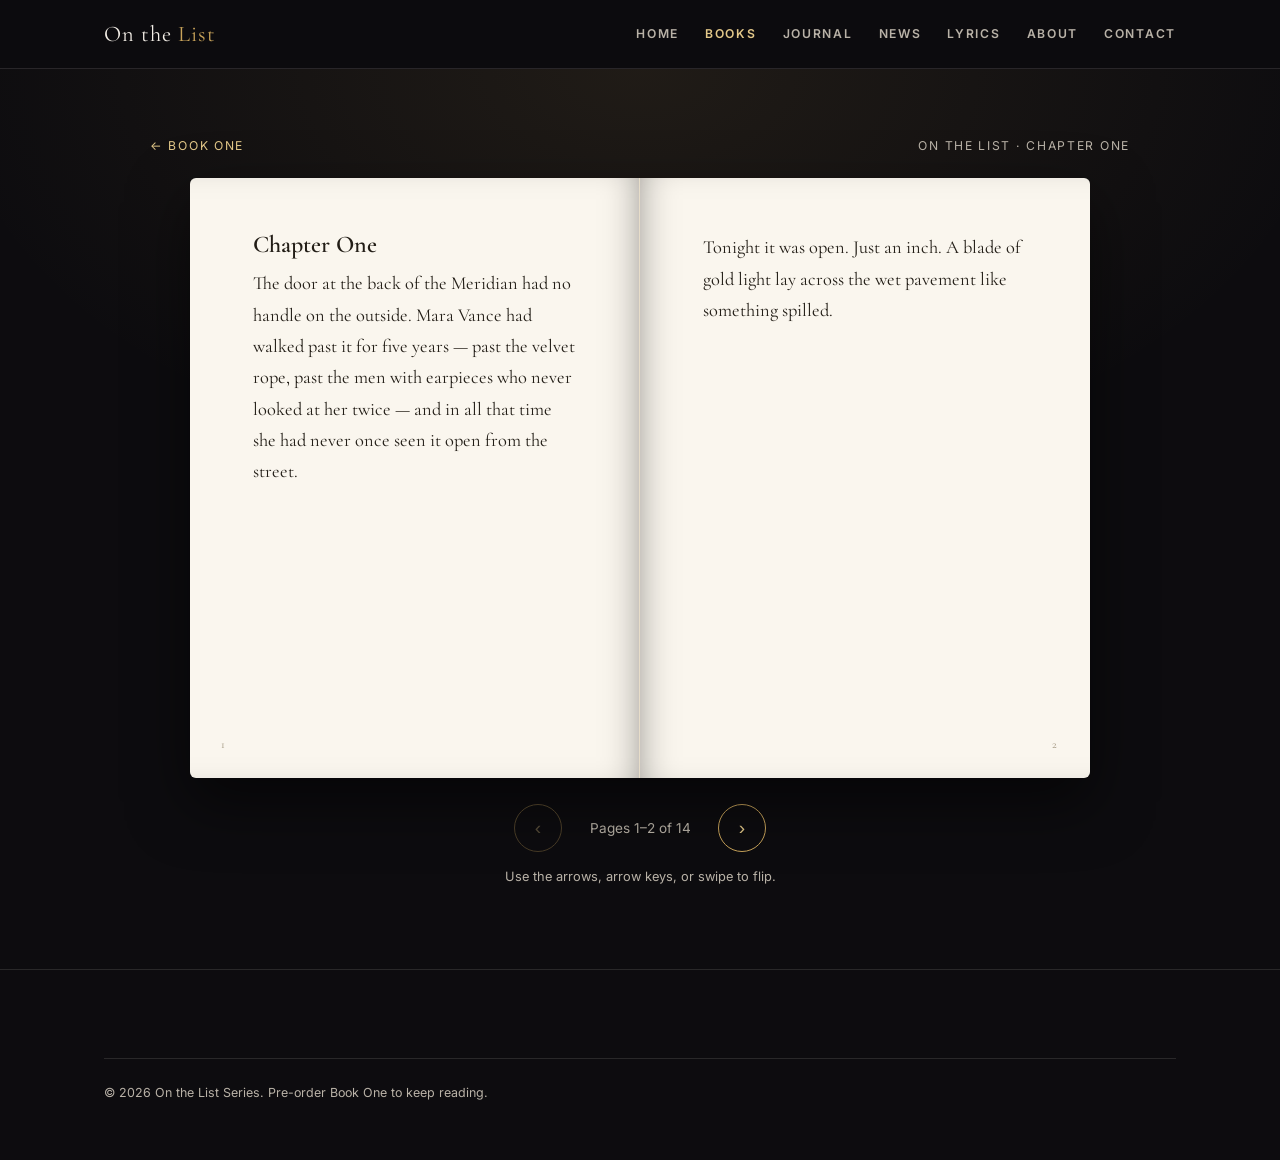
<file: books/chapter-1.html>
<!DOCTYPE html>
<html lang="en">
<head>
  <meta charset="utf-8" />
  <meta name="viewport" content="width=device-width, initial-scale=1" />
  <title>Chapter One — On the List: Book One</title>
  <meta name="description" content="Flip through the opening chapter of On the List: Book One by Eric Brister. The night the door finally opens, Mara Vance learns what the list really costs." />
  <link rel="canonical" href="https://on-the-list-series.com/books/chapter-1.html" />

  <meta property="og:type" content="article" />
  <meta property="og:title" content="Chapter One — On the List: Book One" />
  <meta property="og:description" content="Flip through the opening chapter of On the List: Book One." />
  <meta property="og:url" content="https://on-the-list-series.com/books/chapter-1.html" />

  <link rel="preconnect" href="https://fonts.googleapis.com" />
  <link rel="preconnect" href="https://fonts.gstatic.com" crossorigin />
  <link href="https://fonts.googleapis.com/css2?family=Cormorant+Garamond:wght@500;600&family=Inter:wght@400;600&display=swap" rel="stylesheet" />
  <link rel="stylesheet" href="/assets/css/style.css" />

  <!-- Chapter schema, part of the Book -->
  <script type="application/ld+json">
  {
    "@context": "https://schema.org",
    "@type": "Chapter",
    "name": "Chapter One",
    "position": 1,
    "url": "https://on-the-list-series.com/books/chapter-1.html",
    "author": { "@id": "https://on-the-list-series.com/pages/about.html#author" },
    "isPartOf": {
      "@type": "Book",
      "name": "On the List: Book One",
      "url": "https://on-the-list-series.com/books/on-the-list-book-one.html",
      "author": { "@id": "https://on-the-list-series.com/pages/about.html#author" },
      "isPartOf": { "@id": "https://on-the-list-series.com/#series" }
    },
    "publisher": { "@id": "https://on-the-list-series.com/#organization" }
  }
  </script>
  <!-- Breadcrumb -->
  <script type="application/ld+json">
  {
    "@context": "https://schema.org",
    "@type": "BreadcrumbList",
    "itemListElement": [
      { "@type": "ListItem", "position": 1, "name": "Home", "item": "https://on-the-list-series.com/" },
      { "@type": "ListItem", "position": 2, "name": "Books", "item": "https://on-the-list-series.com/books/" },
      { "@type": "ListItem", "position": 3, "name": "On the List: Book One", "item": "https://on-the-list-series.com/books/on-the-list-book-one.html" },
      { "@type": "ListItem", "position": 4, "name": "Chapter One", "item": "https://on-the-list-series.com/books/chapter-1.html" }
    ]
  }
  </script>
</head>
<body>
  <header class="site-header">
    <div class="wrap">
      <a class="brand" href="/">On the <span>List</span></a>
      <button class="nav-toggle" aria-label="Toggle navigation" aria-expanded="false">&#9776;</button>
      <nav class="nav" aria-label="Primary">
        <a href="/">Home</a>
        <a href="/books/" aria-current="page">Books</a>
        <a href="/blog/">Journal</a>
        <a href="/news/">News</a>
        <a href="/lyrics/">Lyrics</a>
        <a href="/pages/about.html">About</a>
        <a href="/pages/contact.html">Contact</a>
      </nav>
    </div>
  </header>

  <main class="reader-stage" data-flipbook>
    <div class="reader-top">
      <span class="crumb"><a href="/books/on-the-list-book-one.html">&larr; Book One</a></span>
      <span class="crumb">On the List &middot; Chapter One</span>
    </div>

    <div class="book">
      <div class="spread">
        <div class="page left"></div>
        <div class="page right"></div>
      </div>
    </div>

    <div class="reader-controls">
      <button class="icon-btn" data-prev aria-label="Previous page">&#8249;</button>
      <span class="pageno" data-pageno>Page 1</span>
      <button class="icon-btn" data-next aria-label="Next page">&#8250;</button>
    </div>
    <p class="muted center" style="margin-top:14px;font-size:.8rem">Use the arrows, arrow keys, or swipe to flip.</p>
  </main>

  <!-- Chapter text source (hidden); the flipbook paginates this. -->
  <div id="chapter-source" data-title="Chapter One" hidden>
    <p>The door at the back of the Meridian had no handle on the outside. Mara Vance had walked past it for five years — past the velvet rope, past the men with earpieces who never looked at her twice — and in all that time she had never once seen it open from the street.</p>
    <p>Tonight it was open. Just an inch. A blade of gold light lay across the wet pavement like something spilled.</p>
    <p>She should have kept walking. That was the rule, the only rule that had ever mattered in this part of the city: you do not notice the doors that are not meant for you. But the light caught the edge of a card someone had dropped, and on the card was her own name, printed in letters she had not chosen.</p>
    <p><em>Mara Vance — confirmed.</em></p>
    <p>Confirmed for what? She had applied for nothing. She had asked for nothing, which in this city was the same as asking to be forgotten.</p>
    <p>A voice came through the gap before she could decide. "You're late," it said, as if lateness were a thing she had agreed to. "They've already started reading the names."</p>
    <p>The door swung wider. A woman stood inside it — older, immaculate, holding a clipboard the way a judge holds a gavel. She looked at Mara the way no one at the Meridian had ever looked at her: as though she had been expected for a very long time.</p>
    <p>"Reading the names off what?" Mara asked.</p>
    <p>The woman smiled, and it was not unkind, which somehow made it worse. "Off the list, of course. You don't get on it by trying. That's the first thing everyone gets wrong." She stepped aside. "The second thing they get wrong is thinking they can leave once they're on it."</p>
    <p>Mara looked back at the street — at the ordinary, rain-slick, indifferent street where her whole small life was waiting for her to come home to it. Then she looked at the card in her hand, at her name in someone else's typeface, and she felt the particular vertigo of a person realizing that she had been a character in a story long before she ever knew it was being written.</p>
    <p>She stepped inside. Behind her, the door closed without a sound, and from that side, she saw, it had no handle either.</p>
    <p>The hallway smelled of cold candle wax and money. Somewhere ahead, a voice was indeed reading names — slowly, almost tenderly, the way you read the names of the dead. Mara did not recognize most of them. But every few names, the reader would pause, and in that pause the whole building seemed to lean forward to listen.</p>
    <p>"You'll want to hear how far down you are," the woman said, walking ahead without checking whether Mara followed. "It tells you everything. The ones at the top got there by being useful. The ones at the bottom got there by being owed to." She glanced over her shoulder. "Try to guess which one you are."</p>
    <p>Mara already knew. She had spent five years being useful to people who would never say her name in a warm room. She knew exactly what it felt like to be at the top of a list like that, and she knew it was not safety. It was only a longer fall.</p>
    <p>What she did not yet know — what would take the rest of that night, and the rest of the book, to understand — was that the list had a third kind of name on it. Not the useful. Not the owed. A single name that had been added by mistake, or by design, and that everyone in the building had been waiting to see whether it would walk in on its own.</p>
    <p>The reader reached the bottom of the page, paused, and into the listening silence said, quite clearly: "Mara Vance."</p>
    <p>Every face in the room turned toward the hallway. And Mara understood, far too late, that she had not been let in.</p>
    <p>She had been called.</p>
  </div>

  <footer class="site-footer">
    <div class="wrap">
      <div class="legal">&copy; 2026 On the List Series. <a href="/books/on-the-list-book-one.html">Pre-order Book One</a> to keep reading.</div>
    </div>
  </footer>

  <script src="/assets/js/site.js" defer></script>
  <script src="/assets/js/flipbook.js" defer></script>
</body>
</html>
</file>
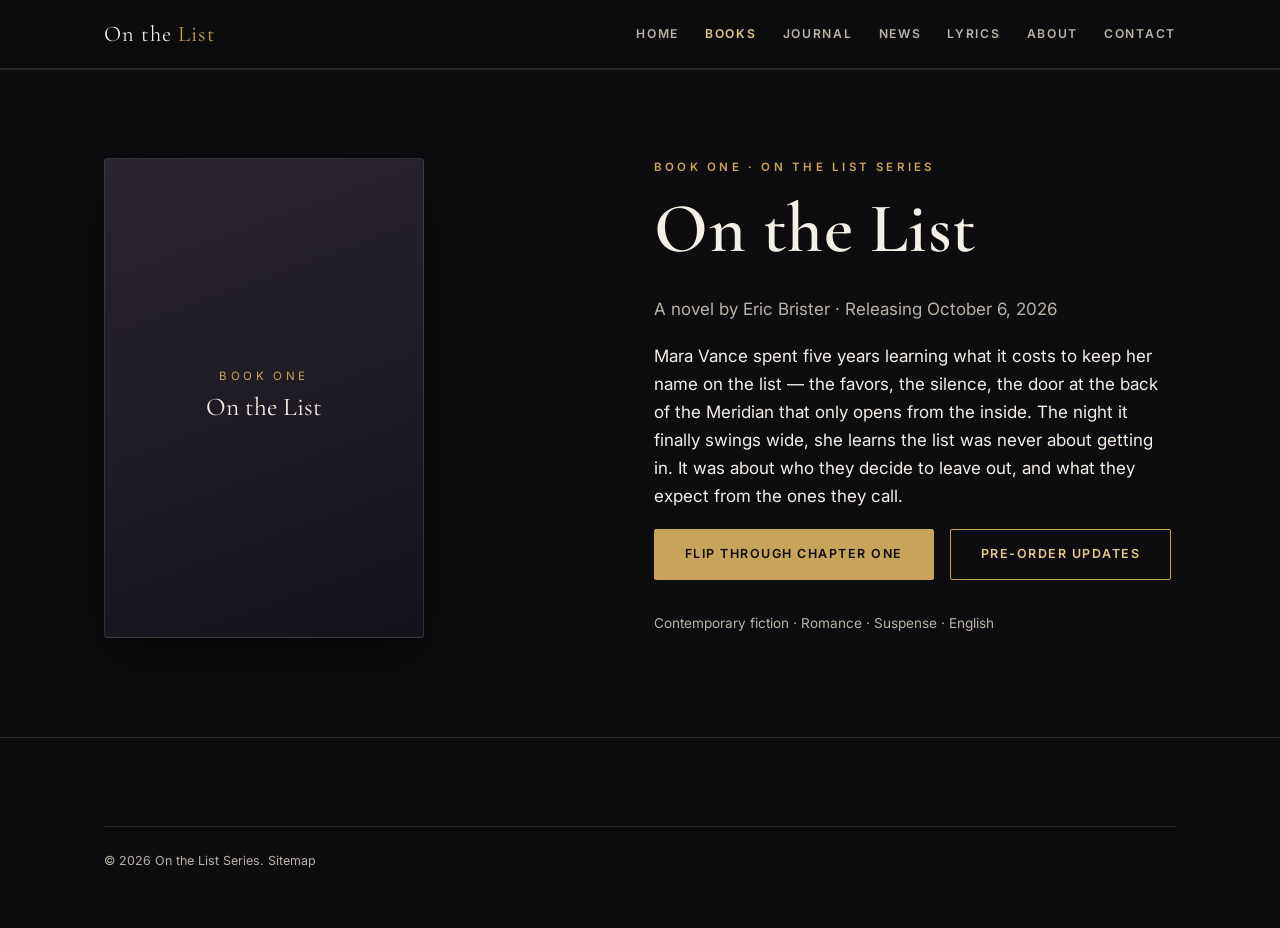
<file: books/on-the-list-book-one.html>
<!DOCTYPE html>
<html lang="en">
<head>
  <meta charset="utf-8" />
  <meta name="viewport" content="width=device-width, initial-scale=1" />
  <title>On the List: Book One — Eric Brister</title>
  <meta name="description" content="Book One of the On the List series by Eric Brister. The night the back door of the Meridian opens, Mara Vance learns the list was never about getting in." />
  <link rel="canonical" href="https://on-the-list-series.com/books/on-the-list-book-one.html" />

  <meta property="og:type" content="book" />
  <meta property="og:title" content="On the List: Book One" />
  <meta property="og:description" content="The night the door opens, Mara Vance learns what the list really costs." />
  <meta property="og:url" content="https://on-the-list-series.com/books/on-the-list-book-one.html" />

  <link rel="preconnect" href="https://fonts.googleapis.com" />
  <link rel="preconnect" href="https://fonts.gstatic.com" crossorigin />
  <link href="https://fonts.googleapis.com/css2?family=Cormorant+Garamond:wght@500;600&family=Inter:wght@400;600&display=swap" rel="stylesheet" />
  <link rel="stylesheet" href="/assets/css/style.css" />

  <!-- Book schema with edition + author + publisher -->
  <script type="application/ld+json">
  {
    "@context": "https://schema.org",
    "@type": "Book",
    "@id": "https://on-the-list-series.com/books/on-the-list-book-one.html#book",
    "name": "On the List: Book One",
    "url": "https://on-the-list-series.com/books/on-the-list-book-one.html",
    "author": { "@id": "https://on-the-list-series.com/pages/about.html#author" },
    "publisher": { "@id": "https://on-the-list-series.com/#organization" },
    "inLanguage": "en",
    "genre": ["Contemporary Fiction", "Romance", "Suspense"],
    "isPartOf": { "@id": "https://on-the-list-series.com/#series" },
    "position": 1,
    "image": "https://on-the-list-series.com/assets/img/book-one-cover.jpg",
    "description": "The night the back door of the Meridian finally opens, Mara Vance discovers the list she spent five years climbing was never about getting in.",
    "datePublished": "2026-10-06",
    "workExample": {
      "@type": "Book",
      "bookFormat": "https://schema.org/EBook",
      "isbn": "978-1-23456-789-0",
      "potentialAction": {
        "@type": "ReadAction",
        "target": "https://on-the-list-series.com/books/chapter-1.html"
      }
    }
  }
  </script>
  <script type="application/ld+json">
  {
    "@context": "https://schema.org",
    "@type": "BreadcrumbList",
    "itemListElement": [
      { "@type": "ListItem", "position": 1, "name": "Home", "item": "https://on-the-list-series.com/" },
      { "@type": "ListItem", "position": 2, "name": "Books", "item": "https://on-the-list-series.com/books/" },
      { "@type": "ListItem", "position": 3, "name": "On the List: Book One", "item": "https://on-the-list-series.com/books/on-the-list-book-one.html" }
    ]
  }
  </script>
</head>
<body>
  <header class="site-header">
    <div class="wrap">
      <a class="brand" href="/">On the <span>List</span></a>
      <button class="nav-toggle" aria-label="Toggle navigation" aria-expanded="false">&#9776;</button>
      <nav class="nav" aria-label="Primary">
        <a href="/">Home</a>
        <a href="/books/" aria-current="page">Books</a>
        <a href="/blog/">Journal</a>
        <a href="/news/">News</a>
        <a href="/lyrics/">Lyrics</a>
        <a href="/pages/about.html">About</a>
        <a href="/pages/contact.html">Contact</a>
      </nav>
    </div>
  </header>

  <section class="section">
    <div class="wrap">
      <div class="grid grid-2">
        <div>
          <div class="book-cover" style="max-width:320px"><div><div class="num">Book One</div><div class="ttl">On the List</div></div></div>
        </div>
        <div>
          <p class="eyebrow">Book One &middot; On the List Series</p>
          <h1>On the List</h1>
          <p class="muted">A novel by Eric Brister &middot; Releasing October 6, 2026</p>
          <p>Mara Vance spent five years learning what it costs to keep her name on the list — the favors, the silence, the door at the back of the Meridian that only opens from the inside. The night it finally swings wide, she learns the list was never about getting in. It was about who they decide to leave out, and what they expect from the ones they call.</p>
          <div class="btn-row" style="justify-content:flex-start">
            <a class="btn" href="/books/chapter-1.html">Flip through Chapter One</a>
            <a class="btn btn-ghost" href="/pages/contact.html">Pre-order updates</a>
          </div>
          <p class="muted mt" style="font-size:.85rem">Contemporary fiction &middot; Romance &middot; Suspense &middot; English</p>
        </div>
      </div>
    </div>
  </section>

  <footer class="site-footer">
    <div class="wrap"><div class="legal">&copy; 2026 On the List Series. <a href="/sitemap.xml">Sitemap</a></div></div>
  </footer>
  <script src="/assets/js/site.js" defer></script>
</body>
</html>
</file>
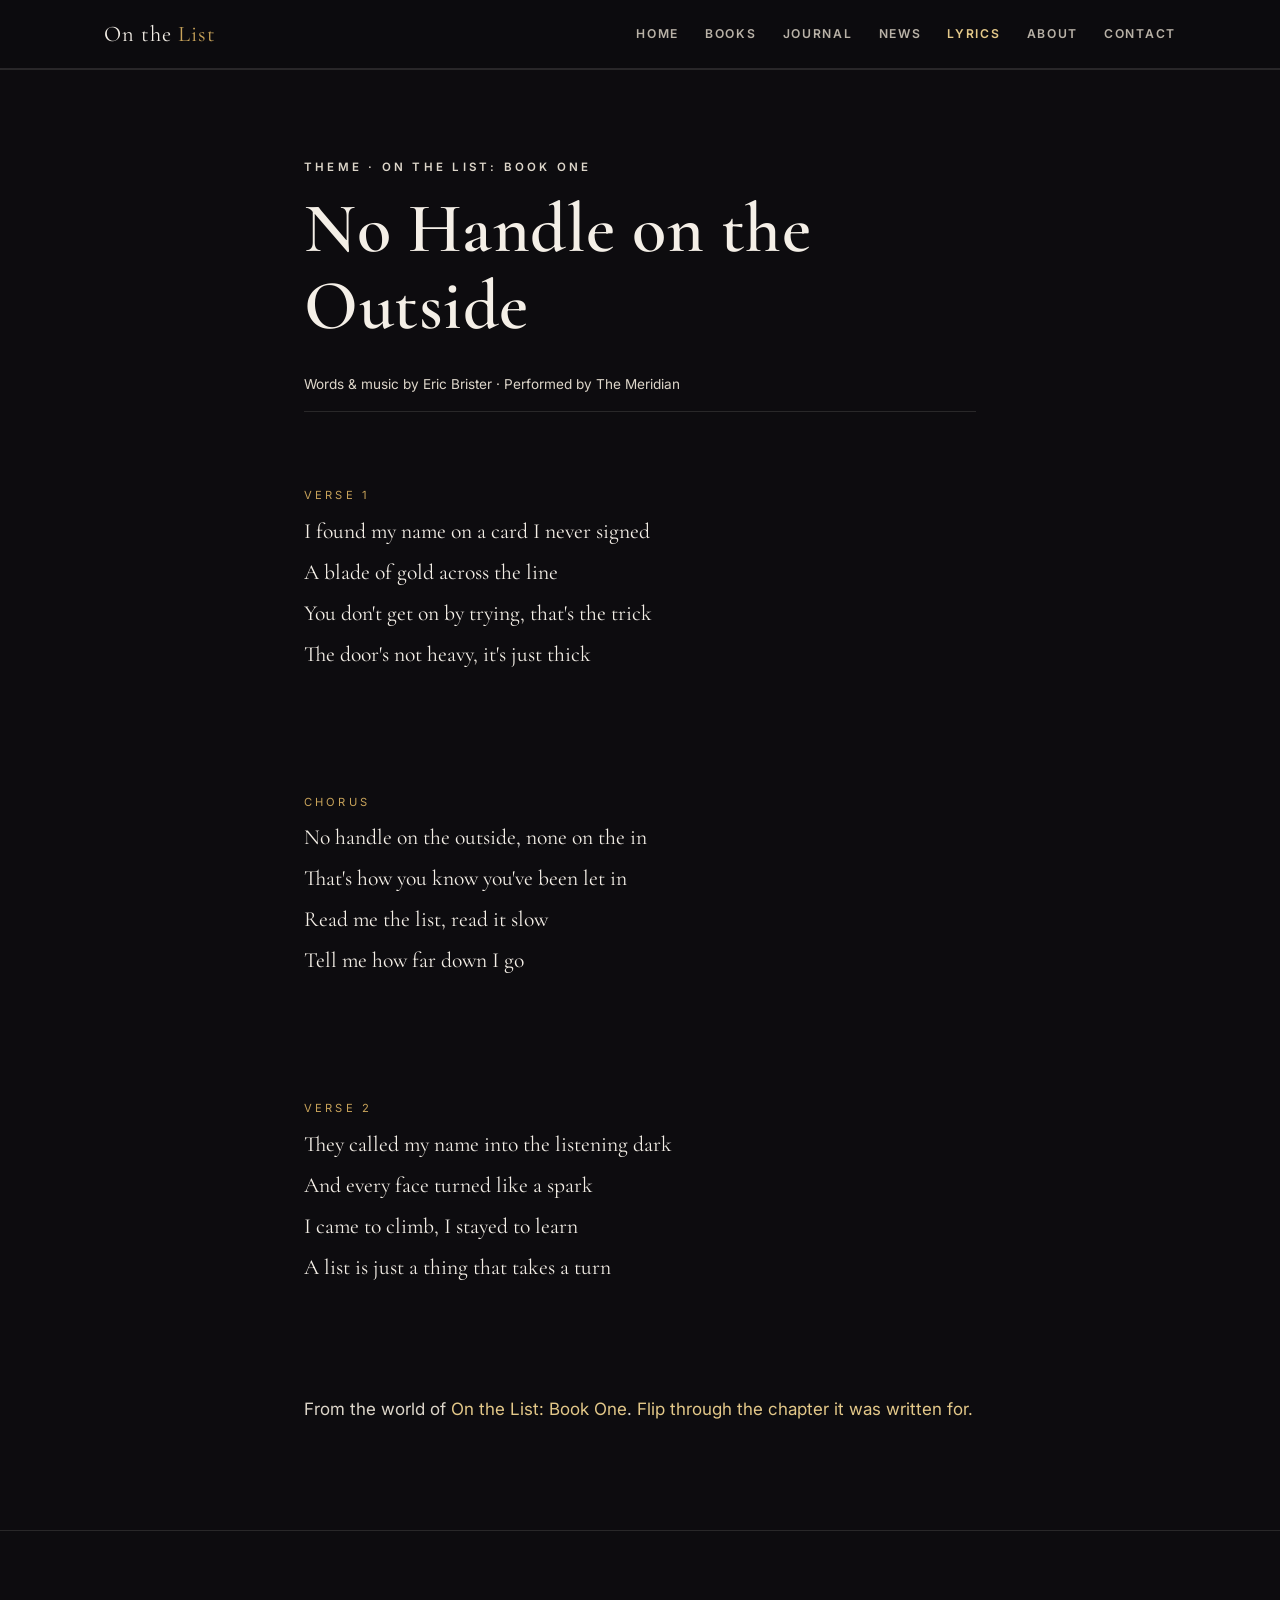
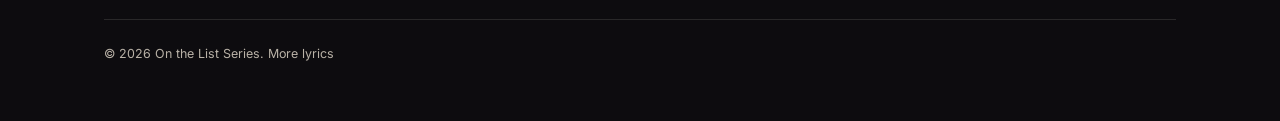
<file: lyrics/no-handle-on-the-outside.html>
<!DOCTYPE html>
<html lang="en">
<head>
  <meta charset="utf-8" />
  <meta name="viewport" content="width=device-width, initial-scale=1" />
  <title>No Handle on the Outside — Lyrics</title>
  <meta name="description" content="Lyrics to 'No Handle on the Outside', the theme written for On the List: Book One by Eric Brister." />
  <link rel="canonical" href="https://on-the-list-series.com/lyrics/no-handle-on-the-outside.html" />
  <meta property="og:type" content="music.song" />
  <meta property="og:title" content="No Handle on the Outside — Lyrics" />
  <meta property="og:url" content="https://on-the-list-series.com/lyrics/no-handle-on-the-outside.html" />
  <link rel="preconnect" href="https://fonts.googleapis.com" />
  <link rel="preconnect" href="https://fonts.gstatic.com" crossorigin />
  <link href="https://fonts.googleapis.com/css2?family=Cormorant+Garamond:wght@500;600&family=Inter:wght@400;600&display=swap" rel="stylesheet" />
  <link rel="stylesheet" href="/assets/css/style.css" />

  <!-- MusicComposition schema (the song/lyrics) -->
  <script type="application/ld+json">
  {
    "@context": "https://schema.org",
    "@type": "MusicComposition",
    "name": "No Handle on the Outside",
    "url": "https://on-the-list-series.com/lyrics/no-handle-on-the-outside.html",
    "inLanguage": "en",
    "composer": { "@id": "https://on-the-list-series.com/pages/about.html#author" },
    "lyricist": { "@id": "https://on-the-list-series.com/pages/about.html#author" },
    "lyrics": {
      "@type": "CreativeWork",
      "name": "No Handle on the Outside (lyrics)",
      "text": "I found my name on a card I never signed / A blade of gold across the line / You don't get on by trying, that's the trick / The door's not heavy, it's just thick // No handle on the outside, none on the in / That's how you know you've been let in / Read me the list, read it slow / Tell me how far down I go",
      "author": { "@id": "https://on-the-list-series.com/pages/about.html#author" }
    },
    "recordedAs": {
      "@type": "MusicRecording",
      "name": "No Handle on the Outside",
      "byArtist": { "@type": "MusicGroup", "name": "The Meridian" }
    },
    "publisher": { "@id": "https://on-the-list-series.com/#organization" }
  }
  </script>
</head>
<body>
  <header class="site-header">
    <div class="wrap">
      <a class="brand" href="/">On the <span>List</span></a>
      <button class="nav-toggle" aria-label="Toggle navigation" aria-expanded="false">&#9776;</button>
      <nav class="nav" aria-label="Primary">
        <a href="/">Home</a><a href="/books/">Books</a><a href="/blog/">Journal</a><a href="/news/">News</a><a href="/lyrics/" aria-current="page">Lyrics</a><a href="/pages/about.html">About</a><a href="/pages/contact.html">Contact</a>
      </nav>
    </div>
  </header>

  <article class="section">
    <div class="wrap prose">
      <p class="eyebrow">Theme &middot; On the List: Book One</p>
      <h1>No Handle on the Outside</h1>
      <p class="article-meta">Words &amp; music by Eric Brister &middot; Performed by The Meridian</p>

      <div class="lyrics">
        <div class="verse"><span class="label">Verse 1</span>I found my name on a card I never signed
A blade of gold across the line
You don't get on by trying, that's the trick
The door's not heavy, it's just thick</div>

        <div class="verse"><span class="label">Chorus</span>No handle on the outside, none on the in
That's how you know you've been let in
Read me the list, read it slow
Tell me how far down I go</div>

        <div class="verse"><span class="label">Verse 2</span>They called my name into the listening dark
And every face turned like a spark
I came to climb, I stayed to learn
A list is just a thing that takes a turn</div>
      </div>

      <p class="muted mt">From the world of <a href="/books/on-the-list-book-one.html">On the List: Book One</a>. <a href="/books/chapter-1.html">Flip through the chapter it was written for.</a></p>
    </div>
  </article>

  <footer class="site-footer">
    <div class="wrap"><div class="legal">&copy; 2026 On the List Series. <a href="/lyrics/">More lyrics</a></div></div>
  </footer>
  <script src="/assets/js/site.js" defer></script>
</body>
</html>
</file>
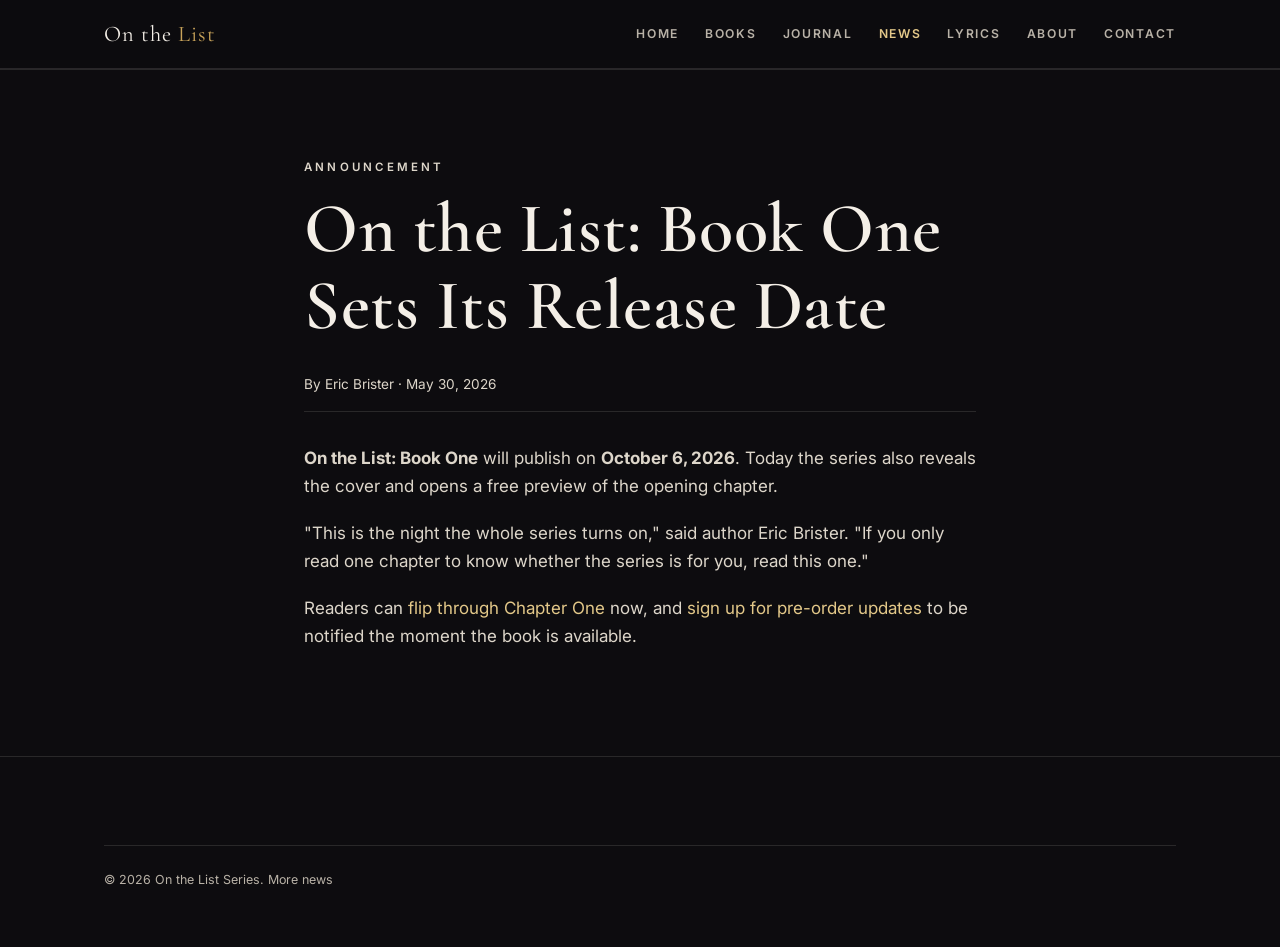
<file: news/book-one-release-date.html>
<!DOCTYPE html>
<html lang="en">
<head>
  <meta charset="utf-8" />
  <meta name="viewport" content="width=device-width, initial-scale=1" />
  <title>On the List: Book One Sets Its Release Date — News</title>
  <meta name="description" content="On the List: Book One by Eric Brister will publish October 6, 2026. Cover reveal and Chapter One preview now live." />
  <link rel="canonical" href="https://on-the-list-series.com/news/book-one-release-date.html" />
  <meta property="og:type" content="article" />
  <meta property="og:title" content="On the List: Book One Sets Its Release Date" />
  <meta property="og:url" content="https://on-the-list-series.com/news/book-one-release-date.html" />
  <link rel="preconnect" href="https://fonts.googleapis.com" />
  <link rel="preconnect" href="https://fonts.gstatic.com" crossorigin />
  <link href="https://fonts.googleapis.com/css2?family=Cormorant+Garamond:wght@500;600&family=Inter:wght@400;600&display=swap" rel="stylesheet" />
  <link rel="stylesheet" href="/assets/css/style.css" />

  <!-- NewsArticle schema -->
  <script type="application/ld+json">
  {
    "@context": "https://schema.org",
    "@type": "NewsArticle",
    "headline": "On the List: Book One Sets Its Release Date",
    "description": "On the List: Book One by Eric Brister will publish October 6, 2026, with a cover reveal and a free Chapter One preview.",
    "url": "https://on-the-list-series.com/news/book-one-release-date.html",
    "datePublished": "2026-05-30T09:00:00-05:00",
    "dateModified": "2026-05-30T09:00:00-05:00",
    "author": { "@id": "https://on-the-list-series.com/pages/about.html#author" },
    "publisher": { "@id": "https://on-the-list-series.com/#organization" },
    "image": ["https://on-the-list-series.com/assets/img/book-one-cover.jpg"],
    "mainEntityOfPage": "https://on-the-list-series.com/news/book-one-release-date.html"
  }
  </script>
</head>
<body>
  <header class="site-header">
    <div class="wrap">
      <a class="brand" href="/">On the <span>List</span></a>
      <button class="nav-toggle" aria-label="Toggle navigation" aria-expanded="false">&#9776;</button>
      <nav class="nav" aria-label="Primary">
        <a href="/">Home</a><a href="/books/">Books</a><a href="/blog/">Journal</a><a href="/news/" aria-current="page">News</a><a href="/lyrics/">Lyrics</a><a href="/pages/about.html">About</a><a href="/pages/contact.html">Contact</a>
      </nav>
    </div>
  </header>

  <article class="section">
    <div class="wrap prose">
      <p class="eyebrow">Announcement</p>
      <h1>On the List: Book One Sets Its Release Date</h1>
      <p class="article-meta">By Eric Brister &middot; May 30, 2026</p>
      <p><strong>On the List: Book One</strong> will publish on <strong>October 6, 2026</strong>. Today the series also reveals the cover and opens a free preview of the opening chapter.</p>
      <p>"This is the night the whole series turns on," said author Eric Brister. "If you only read one chapter to know whether the series is for you, read this one."</p>
      <p>Readers can <a href="/books/chapter-1.html">flip through Chapter One</a> now, and <a href="/pages/contact.html">sign up for pre-order updates</a> to be notified the moment the book is available.</p>
    </div>
  </article>

  <footer class="site-footer">
    <div class="wrap"><div class="legal">&copy; 2026 On the List Series. <a href="/news/">More news</a></div></div>
  </footer>
  <script src="/assets/js/site.js" defer></script>
</body>
</html>
</file>
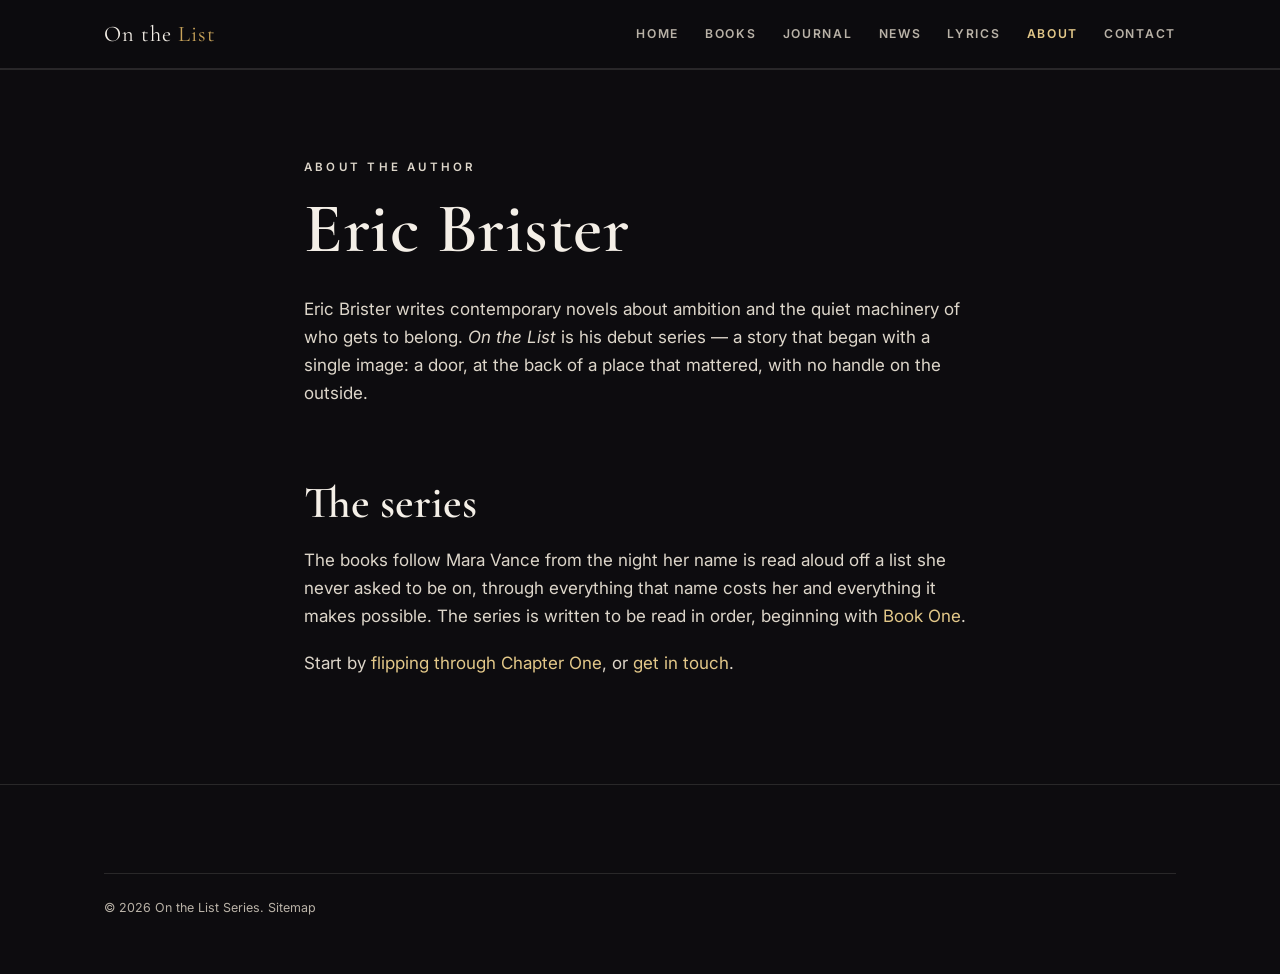
<file: pages/about.html>
<!DOCTYPE html>
<html lang="en">
<head>
  <meta charset="utf-8" />
  <meta name="viewport" content="width=device-width, initial-scale=1" />
  <title>About Eric Brister — On the List Series</title>
  <meta name="description" content="Eric Brister is the author of the On the List series. About the author and the world of the books." />
  <link rel="canonical" href="https://on-the-list-series.com/pages/about.html" />
  <link rel="preconnect" href="https://fonts.googleapis.com" />
  <link rel="preconnect" href="https://fonts.gstatic.com" crossorigin />
  <link href="https://fonts.googleapis.com/css2?family=Cormorant+Garamond:wght@500;600&family=Inter:wght@400;600&display=swap" rel="stylesheet" />
  <link rel="stylesheet" href="/assets/css/style.css" />

  <!-- Canonical author (Person) record. Referenced by @id across the site. -->
  <script type="application/ld+json">
  {
    "@context": "https://schema.org",
    "@type": "ProfilePage",
    "mainEntity": {
      "@type": "Person",
      "@id": "https://on-the-list-series.com/pages/about.html#author",
      "name": "Eric Brister",
      "url": "https://on-the-list-series.com/pages/about.html",
      "jobTitle": "Author",
      "image": "https://on-the-list-series.com/assets/img/author.jpg",
      "description": "Eric Brister is the author of the On the List series of contemporary novels.",
      "knowsAbout": ["Contemporary fiction", "Romance", "Suspense"],
      "sameAs": [
        "https://www.goodreads.com/ericbrister",
        "https://www.instagram.com/ericbristerwrites"
      ],
      "worksFor": { "@id": "https://on-the-list-series.com/#organization" },
      "author": {
        "@type": "BookSeries",
        "name": "On the List",
        "url": "https://on-the-list-series.com/books/"
      }
    }
  }
  </script>
</head>
<body>
  <header class="site-header">
    <div class="wrap">
      <a class="brand" href="/">On the <span>List</span></a>
      <button class="nav-toggle" aria-label="Toggle navigation" aria-expanded="false">&#9776;</button>
      <nav class="nav" aria-label="Primary">
        <a href="/">Home</a><a href="/books/">Books</a><a href="/blog/">Journal</a><a href="/news/">News</a><a href="/lyrics/">Lyrics</a><a href="/pages/about.html" aria-current="page">About</a><a href="/pages/contact.html">Contact</a>
      </nav>
    </div>
  </header>

  <article class="section">
    <div class="wrap prose">
      <p class="eyebrow">About the Author</p>
      <h1>Eric Brister</h1>
      <p>Eric Brister writes contemporary novels about ambition and the quiet machinery of who gets to belong. <em>On the List</em> is his debut series — a story that began with a single image: a door, at the back of a place that mattered, with no handle on the outside.</p>
      <h2>The series</h2>
      <p>The books follow Mara Vance from the night her name is read aloud off a list she never asked to be on, through everything that name costs her and everything it makes possible. The series is written to be read in order, beginning with <a href="/books/on-the-list-book-one.html">Book One</a>.</p>
      <p>Start by <a href="/books/chapter-1.html">flipping through Chapter One</a>, or <a href="/pages/contact.html">get in touch</a>.</p>
    </div>
  </article>

  <footer class="site-footer">
    <div class="wrap"><div class="legal">&copy; 2026 On the List Series. <a href="/sitemap.xml">Sitemap</a></div></div>
  </footer>
  <script src="/assets/js/site.js" defer></script>
</body>
</html>
</file>
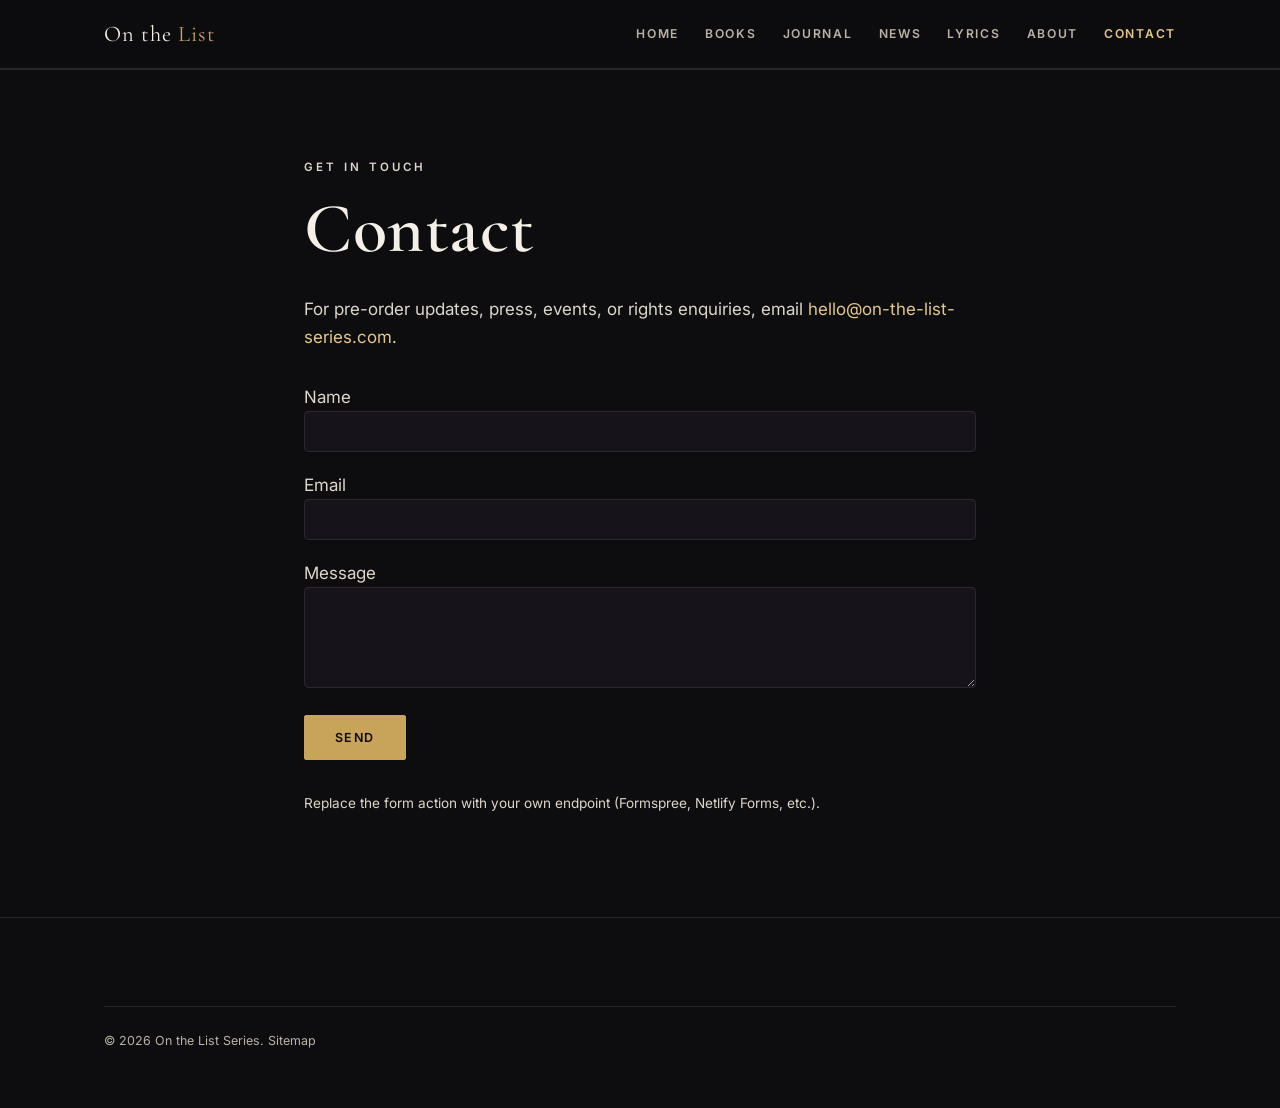
<file: pages/contact.html>
<!DOCTYPE html>
<html lang="en">
<head>
  <meta charset="utf-8" />
  <meta name="viewport" content="width=device-width, initial-scale=1" />
  <title>Contact — On the List Series</title>
  <meta name="description" content="Get in touch with the On the List series: pre-order updates, press, and rights enquiries." />
  <link rel="canonical" href="https://on-the-list-series.com/pages/contact.html" />
  <link rel="preconnect" href="https://fonts.googleapis.com" />
  <link rel="preconnect" href="https://fonts.gstatic.com" crossorigin />
  <link href="https://fonts.googleapis.com/css2?family=Cormorant+Garamond:wght@500;600&family=Inter:wght@400;600&display=swap" rel="stylesheet" />
  <link rel="stylesheet" href="/assets/css/style.css" />
  <script type="application/ld+json">
  {
    "@context": "https://schema.org",
    "@type": "ContactPage",
    "url": "https://on-the-list-series.com/pages/contact.html",
    "name": "Contact — On the List Series",
    "mainEntity": { "@id": "https://on-the-list-series.com/#organization" }
  }
  </script>
</head>
<body>
  <header class="site-header">
    <div class="wrap">
      <a class="brand" href="/">On the <span>List</span></a>
      <button class="nav-toggle" aria-label="Toggle navigation" aria-expanded="false">&#9776;</button>
      <nav class="nav" aria-label="Primary">
        <a href="/">Home</a><a href="/books/">Books</a><a href="/blog/">Journal</a><a href="/news/">News</a><a href="/lyrics/">Lyrics</a><a href="/pages/about.html">About</a><a href="/pages/contact.html" aria-current="page">Contact</a>
      </nav>
    </div>
  </header>

  <article class="section">
    <div class="wrap prose">
      <p class="eyebrow">Get in Touch</p>
      <h1>Contact</h1>
      <p>For pre-order updates, press, events, or rights enquiries, email <a href="mailto:hello@on-the-list-series.com">hello@on-the-list-series.com</a>.</p>

      <form class="mt" action="https://formspree.io/f/your-form-id" method="POST">
        <p><label>Name<br><input type="text" name="name" required style="width:100%;padding:12px;background:#16141a;border:1px solid #2a2730;color:#f4efe7;border-radius:4px"></label></p>
        <p><label>Email<br><input type="email" name="email" required style="width:100%;padding:12px;background:#16141a;border:1px solid #2a2730;color:#f4efe7;border-radius:4px"></label></p>
        <p><label>Message<br><textarea name="message" rows="5" style="width:100%;padding:12px;background:#16141a;border:1px solid #2a2730;color:#f4efe7;border-radius:4px"></textarea></label></p>
        <button class="btn" type="submit">Send</button>
      </form>
      <p class="muted mt" style="font-size:.85rem">Replace the form action with your own endpoint (Formspree, Netlify Forms, etc.).</p>
    </div>
  </article>

  <footer class="site-footer">
    <div class="wrap"><div class="legal">&copy; 2026 On the List Series. <a href="/sitemap.xml">Sitemap</a></div></div>
  </footer>
  <script src="/assets/js/site.js" defer></script>
</body>
</html>
</file>
<file: assets/css/style.css>
/* =========================================================
   On the List — series site
   Shared stylesheet
   Palette: ink black, bone white, gold accent
   ========================================================= */

:root {
  --ink: #0d0c0f;
  --ink-soft: #16141a;
  --panel: #1c1a21;
  --bone: #f4efe7;
  --bone-dim: #b9b2a7;
  --gold: #c8a35a;
  --gold-bright: #e3c889;
  --rule: rgba(244, 239, 231, 0.12);
  --shadow: 0 24px 60px rgba(0, 0, 0, 0.55);
  --serif: "Cormorant Garamond", "Iowan Old Style", Georgia, "Times New Roman", serif;
  --sans: "Inter", "Helvetica Neue", Arial, system-ui, sans-serif;
  --maxw: 1120px;
}

* { box-sizing: border-box; }

html { scroll-behavior: smooth; }

body {
  margin: 0;
  background: var(--ink);
  color: var(--bone);
  font-family: var(--sans);
  font-size: 17px;
  line-height: 1.65;
  -webkit-font-smoothing: antialiased;
}

a { color: var(--gold-bright); text-decoration: none; }
a:hover { color: var(--bone); }

h1, h2, h3, h4 { font-family: var(--serif); font-weight: 600; line-height: 1.1; margin: 0 0 .4em; }
h1 { font-size: clamp(2.4rem, 6vw, 4.4rem); letter-spacing: .5px; }
h2 { font-size: clamp(1.8rem, 4vw, 2.8rem); }
h3 { font-size: 1.5rem; }

p { margin: 0 0 1.1em; }

.wrap { max-width: var(--maxw); margin: 0 auto; padding: 0 24px; }

.eyebrow {
  font-family: var(--sans);
  text-transform: uppercase;
  letter-spacing: .28em;
  font-size: .72rem;
  color: var(--gold);
  font-weight: 600;
}

/* ---------- Site header / nav ---------- */
.site-header {
  position: sticky; top: 0; z-index: 50;
  background: rgba(13, 12, 15, 0.82);
  backdrop-filter: blur(10px);
  border-bottom: 1px solid var(--rule);
}
.site-header .wrap {
  display: flex; align-items: center; justify-content: space-between;
  height: 68px;
}
.brand {
  font-family: var(--serif); font-size: 1.4rem; letter-spacing: 1px;
  color: var(--bone);
}
.brand span { color: var(--gold); }
.nav { display: flex; gap: 26px; flex-wrap: wrap; }
.nav a {
  color: var(--bone-dim); text-transform: uppercase; letter-spacing: .14em;
  font-size: .76rem; font-weight: 600;
}
.nav a:hover, .nav a[aria-current="page"] { color: var(--gold-bright); }
.nav-toggle { display: none; background: none; border: 0; color: var(--bone); font-size: 1.5rem; cursor: pointer; }

@media (max-width: 720px) {
  .nav { display: none; position: absolute; top: 68px; left: 0; right: 0;
    flex-direction: column; gap: 0; background: var(--ink-soft);
    border-bottom: 1px solid var(--rule); padding: 8px 24px; }
  .nav.open { display: flex; }
  .nav a { padding: 12px 0; border-bottom: 1px solid var(--rule); }
  .nav-toggle { display: block; }
}

/* ---------- Hero (front page) ---------- */
.hero {
  position: relative;
  display: flex; flex-direction: column; align-items: center; justify-content: center;
  text-align: center; overflow: visible; padding: 88px 24px 64px;
  background:
    radial-gradient(1200px 700px at 50% -10%, rgba(200,163,90,.18), transparent 60%),
    linear-gradient(180deg, #100e13 0%, #0d0c0f 60%);
}
.hero::after {
  content: ""; position: absolute; inset: 0;
  background-image: url("data:image/svg+xml,%3Csvg xmlns='http://www.w3.org/2000/svg' width='160' height='160'%3E%3Cfilter id='n'%3E%3CfeTurbulence baseFrequency='.9' numOctaves='2'/%3E%3C/filter%3E%3Crect width='100%25' height='100%25' filter='url(%23n)' opacity='.04'/%3E%3C/svg%3E");
  pointer-events: none;
}
.hero-inner { position: relative; z-index: 2; max-width: 820px; padding: 0 24px; }
.hero h1 { margin-bottom: .2em; }
.hero .story {
  font-family: var(--serif); font-size: clamp(1.15rem, 2.4vw, 1.6rem);
  color: var(--bone-dim); line-height: 1.5; margin: 1.4em auto 1.2em; max-width: 600px;
}

/* ---------- Heart CTA + orbiting story snippets ---------- */
.heart-stage {
  position: relative; z-index: 2;
  width: 100%; max-width: 1080px;
  margin: 12px auto 8px; min-height: 720px;
}
/* faint orbit ring behind the snippets */
.heart-stage::before {
  content: ""; position: absolute; top: 50%; left: 50%;
  transform: translate(-50%, -50%);
  width: min(700px, 82%); aspect-ratio: 1.3 / 1;
  border: 1px dashed rgba(200, 163, 90, .18); border-radius: 50%;
  z-index: 1; pointer-events: none;
}

/* the heart, dead center */
.heart-cta {
  position: absolute; top: 50%; left: 50%; transform: translate(-50%, -50%);
  width: clamp(220px, 30vw, 320px); z-index: 5;
  display: block; text-align: center; transition: transform .35s ease;
}
.heart-cta:hover { transform: translate(-50%, -50%) scale(1.05); }
.heart-cta:focus-visible { outline: 2px solid var(--gold-bright); outline-offset: 10px; border-radius: 8px; }
.heart-shape { width: 100%; height: auto; display: block;
  filter: drop-shadow(0 18px 40px rgba(0, 0, 0, .6)); animation: heartGlow 3.2s ease-in-out infinite; }
@keyframes heartGlow {
  0%, 100% { filter: drop-shadow(0 18px 40px rgba(0,0,0,.6)) drop-shadow(0 0 0 rgba(200,163,90,0)); }
  50%      { filter: drop-shadow(0 18px 40px rgba(0,0,0,.6)) drop-shadow(0 0 20px rgba(200,163,90,.55)); }
}
.heart-cta .heart-label {
  position: absolute; top: 43%; left: 50%; transform: translate(-50%, -50%);
  width: 78%; color: var(--ink);
}
.heart-label .small  { display: block; font-size: .62rem; letter-spacing: .26em; text-transform: uppercase; font-weight: 700; }
.heart-label .big    { display: block; font-family: var(--serif); font-size: clamp(1.3rem, 2.4vw, 1.95rem); line-height: 1.05; margin: .12em 0; }
.heart-label .amazon { display: block; font-size: .68rem; letter-spacing: .12em; text-transform: uppercase; font-weight: 700; }

/* snippet cards */
.snippet {
  position: absolute; width: clamp(188px, 20vw, 232px); z-index: 3;
  background: var(--panel); border: 1px solid var(--rule); border-radius: 8px;
  box-shadow: var(--shadow); overflow: hidden; text-align: left;
  transition: transform .25s, border-color .25s;
}
.snippet:hover { transform: translateY(-5px); border-color: rgba(200, 163, 90, .45); }
.snippet-img {
  height: 112px; background-color: #232029;
  background-size: cover; background-position: center; background-repeat: no-repeat;
  border-bottom: 1px solid var(--rule);
}
.snippet-body { padding: 12px 15px 15px; }
.snippet .beat { font-size: .6rem; letter-spacing: .22em; text-transform: uppercase; color: var(--gold); font-weight: 700; }
.snippet p { font-family: var(--serif); font-size: 1.04rem; line-height: 1.4; color: var(--bone); margin: .35em 0 0; }

/* desktop orbit positions */
.s1 { top: 1%;  left: 2%; }
.s2 { top: 1%;  right: 2%; }
.s3 { top: 39%; left: 0; }
.s4 { top: 39%; right: 0; }
.s5 { bottom: 1%; left: 9%; }
.s6 { bottom: 1%; right: 9%; }

/* tablet / phone: collapse the orbit into a clean stacked timeline */
@media (max-width: 980px) {
  .heart-stage { min-height: auto; display: flex; flex-direction: column;
    align-items: center; gap: 22px; margin-top: 24px; }
  .heart-stage::before { display: none; }
  .heart-cta { position: static; transform: none; order: -1;
    width: clamp(230px, 64vw, 300px); margin: 4px auto 10px; }
  .heart-cta:hover { transform: scale(1.04); }
  .snippet { position: static; width: 100%; max-width: 440px; display: flex; }
  .snippet-img { flex: 0 0 116px; height: auto; align-self: stretch;
    border-bottom: 0; border-right: 1px solid var(--rule); }
  .snippet-body { flex: 1; }
}

/* ---------- Buttons ---------- */
.btn {
  display: inline-block; padding: 14px 30px; border-radius: 2px;
  font-family: var(--sans); font-weight: 600; letter-spacing: .12em;
  text-transform: uppercase; font-size: .78rem; cursor: pointer;
  border: 1px solid var(--gold); color: var(--ink); background: var(--gold);
  transition: background .25s, color .25s, border-color .25s;
}
.btn:hover { background: var(--gold-bright); border-color: var(--gold-bright); color: var(--ink); }
.btn-ghost { background: transparent; color: var(--gold-bright); }
.btn-ghost:hover { background: rgba(200,163,90,.12); color: var(--bone); }
.btn-row { display: flex; gap: 16px; justify-content: center; flex-wrap: wrap; }

/* ---------- Generic sections ---------- */
.section { padding: 88px 0; border-top: 1px solid var(--rule); }
.section-head { text-align: center; margin-bottom: 48px; }
.section-head p { color: var(--bone-dim); max-width: 600px; margin: .4em auto 0; }

.page-head { padding: 120px 0 56px; text-align: center;
  background: radial-gradient(900px 400px at 50% 0%, rgba(200,163,90,.12), transparent 70%); }
.page-head p { color: var(--bone-dim); max-width: 640px; margin: .6em auto 0; }

/* ---------- Cards ---------- */
.grid { display: grid; gap: 28px; }
.grid-3 { grid-template-columns: repeat(3, 1fr); }
.grid-2 { grid-template-columns: repeat(2, 1fr); }
@media (max-width: 860px) { .grid-3, .grid-2 { grid-template-columns: 1fr; } }

.card {
  background: var(--panel); border: 1px solid var(--rule); border-radius: 6px;
  padding: 28px; box-shadow: var(--shadow); transition: transform .25s, border-color .25s;
}
.card:hover { transform: translateY(-4px); border-color: rgba(200,163,90,.4); }
.card h3 { margin-bottom: .3em; }
.card .meta { font-size: .76rem; letter-spacing: .12em; text-transform: uppercase; color: var(--gold); margin-bottom: .8em; }
.card p { color: var(--bone-dim); }

/* book cover block */
.book-cover {
  aspect-ratio: 2 / 3; border-radius: 4px;
  background: linear-gradient(160deg, #2a2530, #14121a);
  border: 1px solid var(--rule);
  display: grid; place-items: center; text-align: center; padding: 24px;
  box-shadow: var(--shadow);
}
.book-cover .ttl { font-family: var(--serif); font-size: 1.6rem; color: var(--bone); }
.book-cover .num { font-size: .72rem; letter-spacing: .3em; text-transform: uppercase; color: var(--gold); }

/* ---------- Article / prose ---------- */
.prose { max-width: 720px; margin: 0 auto; }
.prose p, .prose li { color: #ddd6ca; }
.prose h2 { margin-top: 1.6em; }
.article-meta { color: var(--bone-dim); font-size: .85rem; margin-bottom: 2rem;
  border-bottom: 1px solid var(--rule); padding-bottom: 1rem; }

/* lyrics */
.lyrics { font-family: var(--serif); font-size: 1.35rem; line-height: 1.9; white-space: pre-line; }
.lyrics .verse { margin-bottom: 1.6em; }
.lyrics .label { font-family: var(--sans); font-size: .7rem; letter-spacing: .28em;
  text-transform: uppercase; color: var(--gold); display: block; margin-bottom: .4em; }

/* ---------- Footer ---------- */
.site-footer { border-top: 1px solid var(--rule); padding: 56px 0; color: var(--bone-dim); font-size: .85rem; }
.site-footer .cols { display: flex; justify-content: space-between; gap: 32px; flex-wrap: wrap; }
.site-footer a { color: var(--bone-dim); }
.site-footer a:hover { color: var(--gold-bright); }
.site-footer .legal { margin-top: 32px; border-top: 1px solid var(--rule); padding-top: 24px; font-size: .78rem; }

/* ---------- Flipbook reader ---------- */
.reader-stage {
  min-height: 100vh; display: flex; flex-direction: column; align-items: center;
  justify-content: center; padding: 40px 16px;
  background: radial-gradient(1000px 600px at 50% 0%, rgba(200,163,90,.1), transparent 70%);
}
.reader-top { width: 100%; max-width: 980px; display: flex; justify-content: space-between;
  align-items: center; margin-bottom: 22px; }
.reader-top .crumb { font-size: .76rem; letter-spacing: .14em; text-transform: uppercase; color: var(--bone-dim); }

.book {
  position: relative; width: min(92vw, 900px); aspect-ratio: 3 / 2;
  perspective: 2200px;
}
.book .spread {
  position: absolute; inset: 0; display: flex;
  border-radius: 6px; overflow: hidden; box-shadow: var(--shadow);
}
.page {
  flex: 1 1 50%; background: #faf6ee; color: #221d16; padding: 6% 7%;
  font-family: var(--serif); font-size: clamp(.95rem, 1.7vw, 1.15rem); line-height: 1.7;
  overflow: hidden; position: relative;
}
.page.left  { box-shadow: inset -22px 0 40px -28px rgba(0,0,0,.5); border-right: 1px solid #e7ddc9; }
.page.right { box-shadow: inset 22px 0 40px -28px rgba(0,0,0,.5); }
.page h2 { color: #221d16; font-size: 1.5rem; }
.page .folio { position: absolute; bottom: 4%; font-size: .72rem; color: #9a8f78; letter-spacing: .1em; }
.page.left .folio { left: 7%; }
.page.right .folio { right: 7%; }

/* flip animation overlay */
.flip-layer {
  position: absolute; top: 0; right: 0; width: 50%; height: 100%;
  transform-origin: left center; transform-style: preserve-3d;
  transition: transform .7s cubic-bezier(.3,.1,.2,1);
  z-index: 5; pointer-events: none;
}
.flip-layer.turning { transform: rotateY(-180deg); }
.flip-layer.back { transform-origin: right center; }
.flip-layer.back.turning { transform: rotateY(180deg); }
.flip-face {
  position: absolute; inset: 0; backface-visibility: hidden;
  background: #faf6ee; color: #221d16; padding: 6% 7%;
  font-family: var(--serif); line-height: 1.7; overflow: hidden;
}
.flip-face.back { transform: rotateY(180deg); }

.reader-controls { margin-top: 26px; display: flex; align-items: center; gap: 18px; }
.reader-controls .pageno { color: var(--bone-dim); font-size: .85rem; min-width: 120px; text-align: center; }
.icon-btn {
  width: 48px; height: 48px; border-radius: 50%; border: 1px solid var(--gold);
  background: transparent; color: var(--gold-bright); font-size: 1.2rem; cursor: pointer;
  display: grid; place-items: center; transition: background .2s, color .2s;
}
.icon-btn:hover:not(:disabled) { background: var(--gold); color: var(--ink); }
.icon-btn:disabled { opacity: .3; cursor: default; }

@media (max-width: 680px) {
  .book { aspect-ratio: 3 / 4; }
  .page.left { display: none; }      /* single page on mobile */
  .page.right { flex-basis: 100%; box-shadow: none; }
  .flip-layer { width: 100%; }
}

.center { text-align: center; }
.mt { margin-top: 2rem; }
.muted { color: var(--bone-dim); }
</file>
